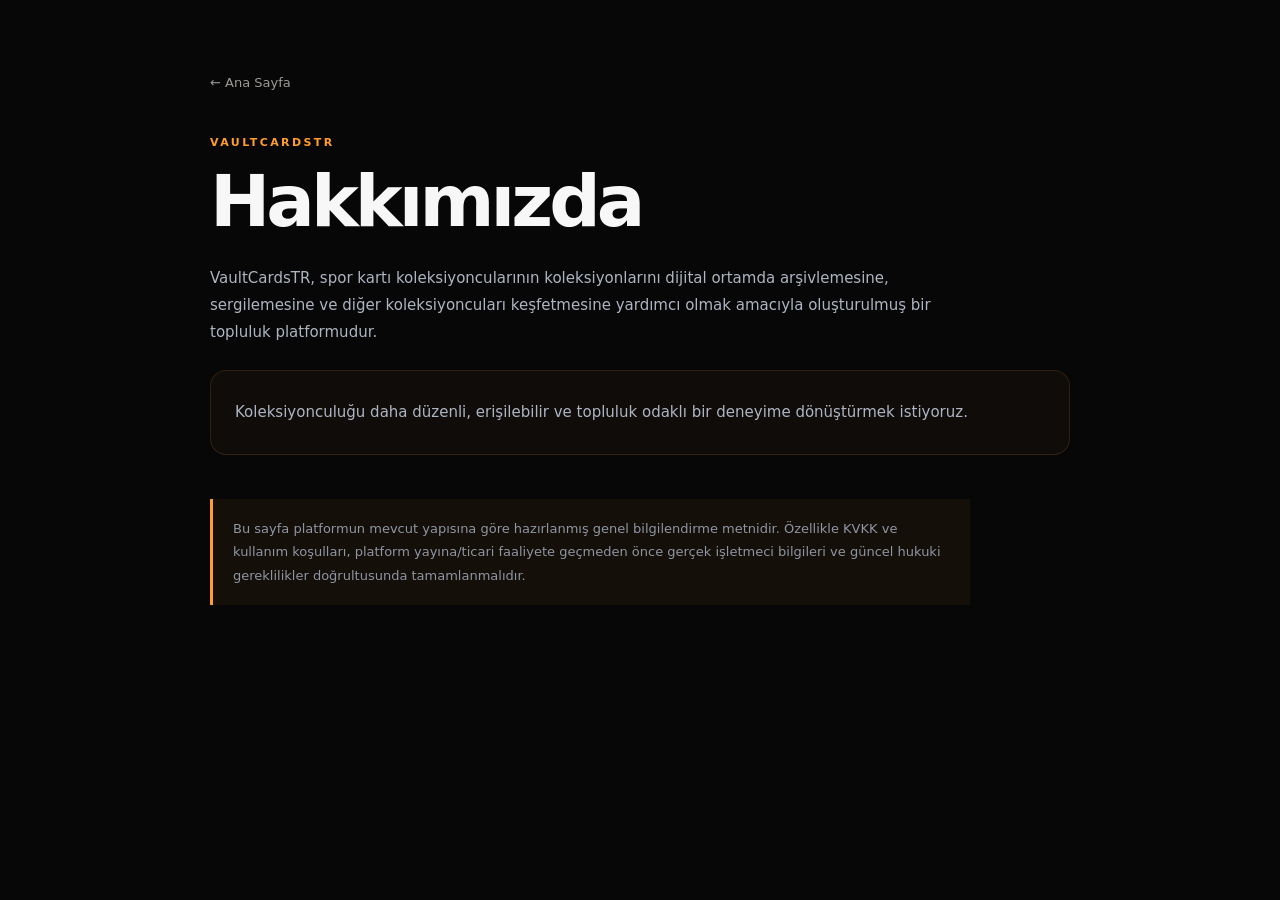
<file: about.html>
<!DOCTYPE html><html lang="tr"><head><meta charset="UTF-8"><meta name="viewport" content="width=device-width,initial-scale=1.0"><title>Hakkımızda | VaultCardsTR</title><link rel="icon" href="logo.png"><link rel="stylesheet" href="style.css"></head><body><main class="legal-page container"><a class="legal-back" href="index.html">← Ana Sayfa</a><div class="eyebrow">VAULTCARDSTR</div><h1>Hakkımızda</h1><p>VaultCardsTR, spor kartı koleksiyoncularının koleksiyonlarını dijital ortamda arşivlemesine, sergilemesine ve diğer koleksiyoncuları keşfetmesine yardımcı olmak amacıyla oluşturulmuş bir topluluk platformudur.</p><div class="legal-card"><p>Koleksiyonculuğu daha düzenli, erişilebilir ve topluluk odaklı bir deneyime dönüştürmek istiyoruz.</p></div><p class="legal-note">Bu sayfa platformun mevcut yapısına göre hazırlanmış genel bilgilendirme metnidir. Özellikle KVKK ve kullanım koşulları, platform yayına/ticari faaliyete geçmeden önce gerçek işletmeci bilgileri ve güncel hukuki gereklilikler doğrultusunda tamamlanmalıdır.</p></main></body></html>
</file>
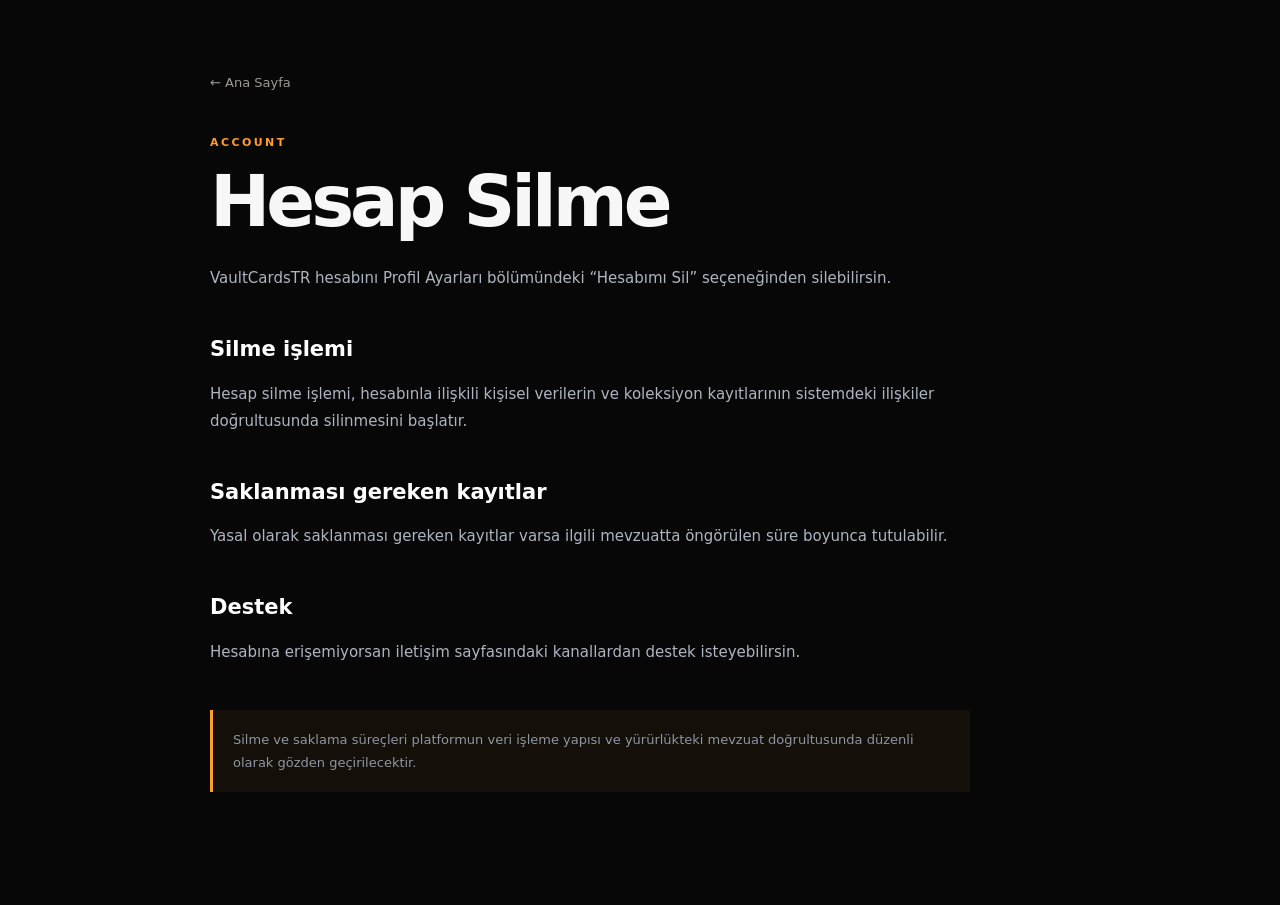
<file: account-deletion.html>
<!DOCTYPE html><html lang="tr"><head><meta charset="UTF-8"><meta name="viewport" content="width=device-width,initial-scale=1.0"><title>Hesap Silme | VaultCardsTR</title><link rel="icon" href="logo.png"><link rel="stylesheet" href="style.css"></head><body><main class="legal-page container"><a class="legal-back" href="index.html">← Ana Sayfa</a><div class="eyebrow">ACCOUNT</div><h1>Hesap Silme</h1><p>VaultCardsTR hesabını Profil Ayarları bölümündeki “Hesabımı Sil” seçeneğinden silebilirsin.</p><h2>Silme işlemi</h2><p>Hesap silme işlemi, hesabınla ilişkili kişisel verilerin ve koleksiyon kayıtlarının sistemdeki ilişkiler doğrultusunda silinmesini başlatır.</p><h2>Saklanması gereken kayıtlar</h2><p>Yasal olarak saklanması gereken kayıtlar varsa ilgili mevzuatta öngörülen süre boyunca tutulabilir.</p><h2>Destek</h2><p>Hesabına erişemiyorsan iletişim sayfasındaki kanallardan destek isteyebilirsin.</p><p class="legal-note">Silme ve saklama süreçleri platformun veri işleme yapısı ve yürürlükteki mevzuat doğrultusunda düzenli olarak gözden geçirilecektir.</p></main></body></html>
</file>
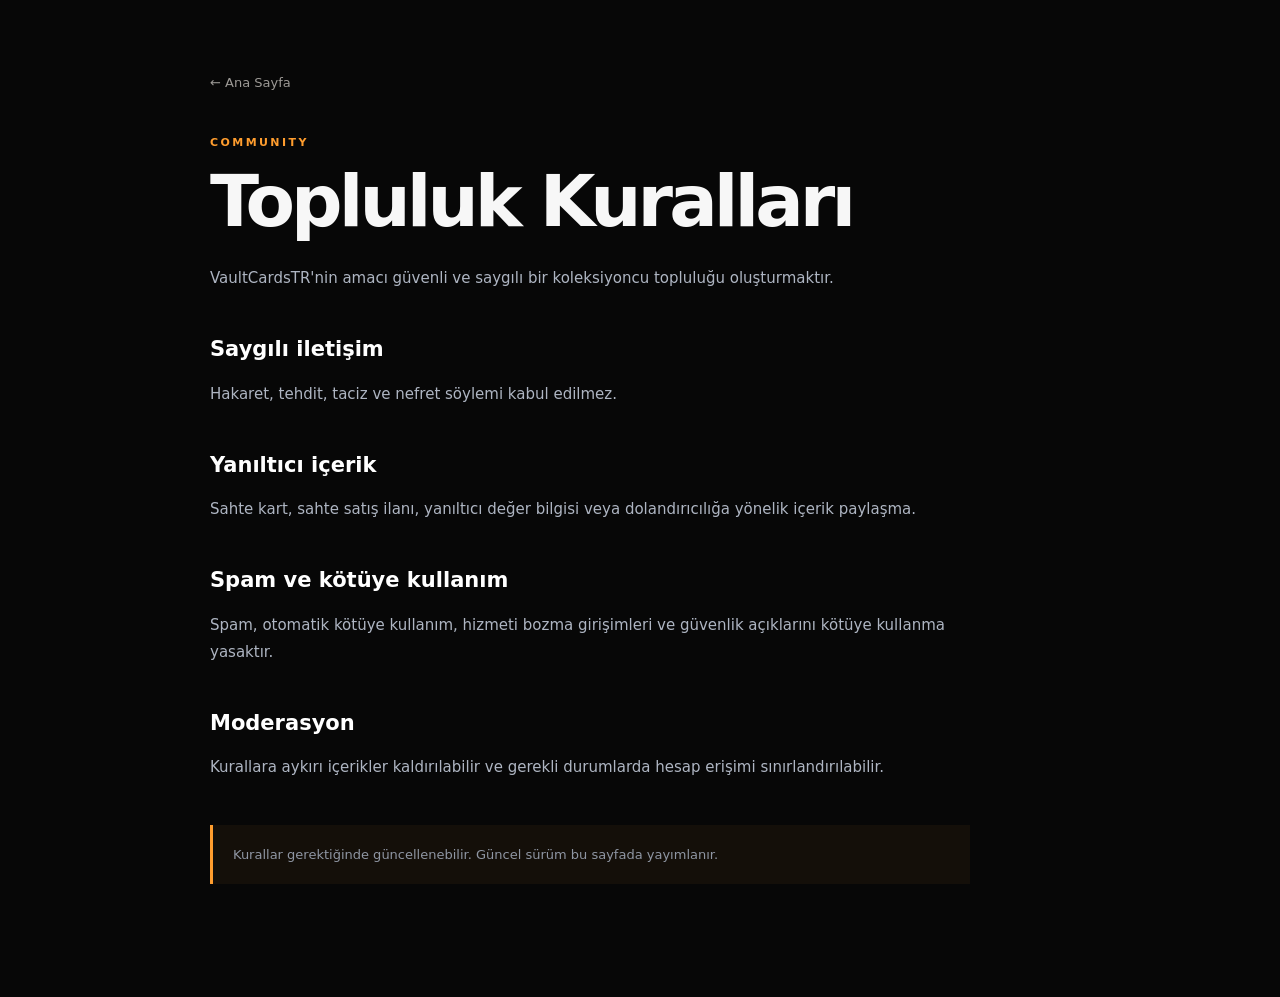
<file: community-rules.html>
<!DOCTYPE html><html lang="tr"><head><meta charset="UTF-8"><meta name="viewport" content="width=device-width,initial-scale=1.0"><title>Topluluk Kuralları | VaultCardsTR</title><link rel="icon" href="logo.png"><link rel="stylesheet" href="style.css"></head><body><main class="legal-page container"><a class="legal-back" href="index.html">← Ana Sayfa</a><div class="eyebrow">COMMUNITY</div><h1>Topluluk Kuralları</h1><p>VaultCardsTR'nin amacı güvenli ve saygılı bir koleksiyoncu topluluğu oluşturmaktır.</p><h2>Saygılı iletişim</h2><p>Hakaret, tehdit, taciz ve nefret söylemi kabul edilmez.</p><h2>Yanıltıcı içerik</h2><p>Sahte kart, sahte satış ilanı, yanıltıcı değer bilgisi veya dolandırıcılığa yönelik içerik paylaşma.</p><h2>Spam ve kötüye kullanım</h2><p>Spam, otomatik kötüye kullanım, hizmeti bozma girişimleri ve güvenlik açıklarını kötüye kullanma yasaktır.</p><h2>Moderasyon</h2><p>Kurallara aykırı içerikler kaldırılabilir ve gerekli durumlarda hesap erişimi sınırlandırılabilir.</p><p class="legal-note">Kurallar gerektiğinde güncellenebilir. Güncel sürüm bu sayfada yayımlanır.</p></main></body></html>
</file>
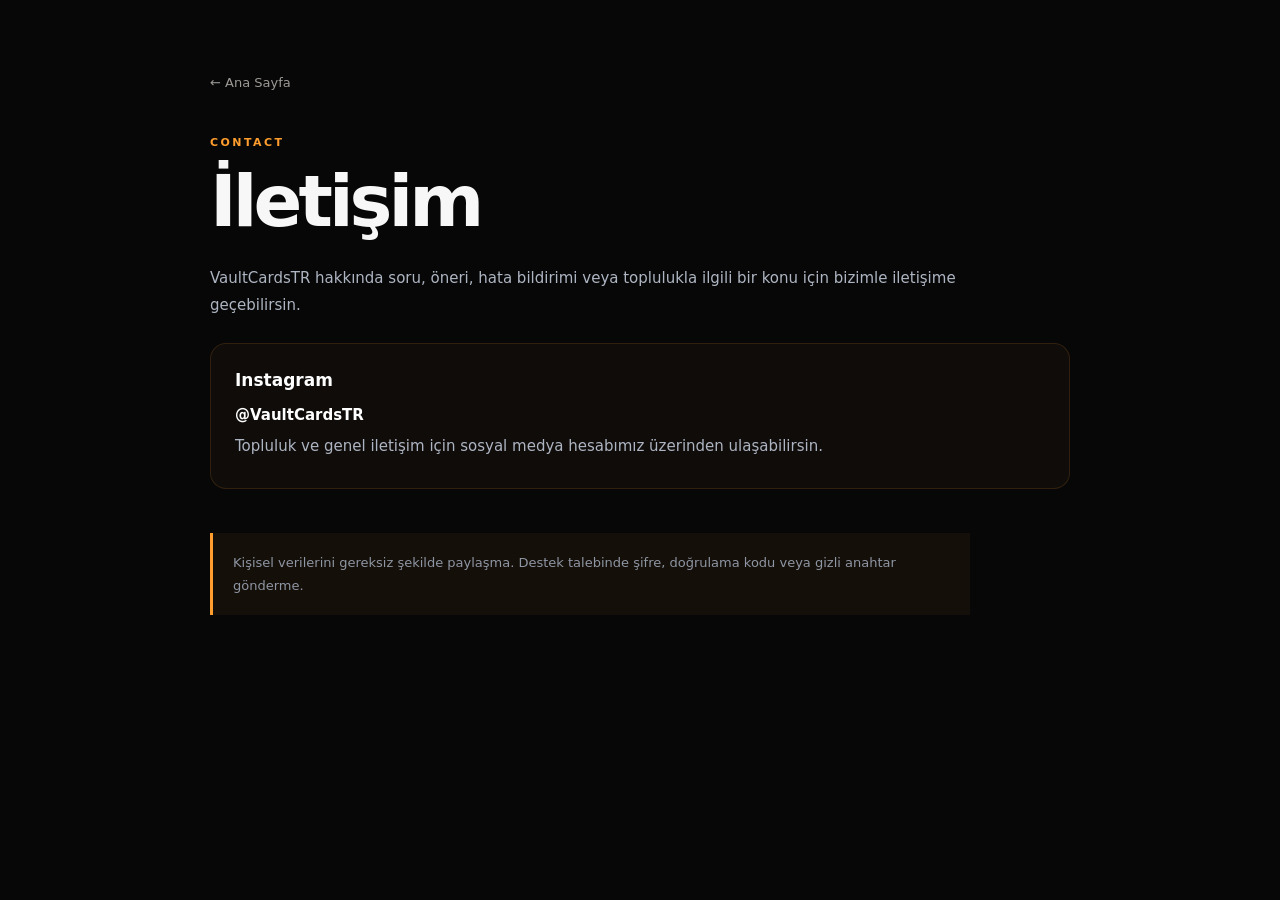
<file: contact.html>
<!DOCTYPE html><html lang="tr"><head><meta charset="UTF-8"><meta name="viewport" content="width=device-width,initial-scale=1.0"><title>İletişim | VaultCardsTR</title><link rel="icon" href="logo.png"><link rel="stylesheet" href="style.css"></head><body><main class="legal-page container"><a class="legal-back" href="index.html">← Ana Sayfa</a><div class="eyebrow">CONTACT</div><h1>İletişim</h1><p>VaultCardsTR hakkında soru, öneri, hata bildirimi veya toplulukla ilgili bir konu için bizimle iletişime geçebilirsin.</p><div class="legal-card"><h2>Instagram</h2><p><strong>@VaultCardsTR</strong></p><p>Topluluk ve genel iletişim için sosyal medya hesabımız üzerinden ulaşabilirsin.</p></div><p class="legal-note">Kişisel verilerini gereksiz şekilde paylaşma. Destek talebinde şifre, doğrulama kodu veya gizli anahtar gönderme.</p></main></body></html>
</file>
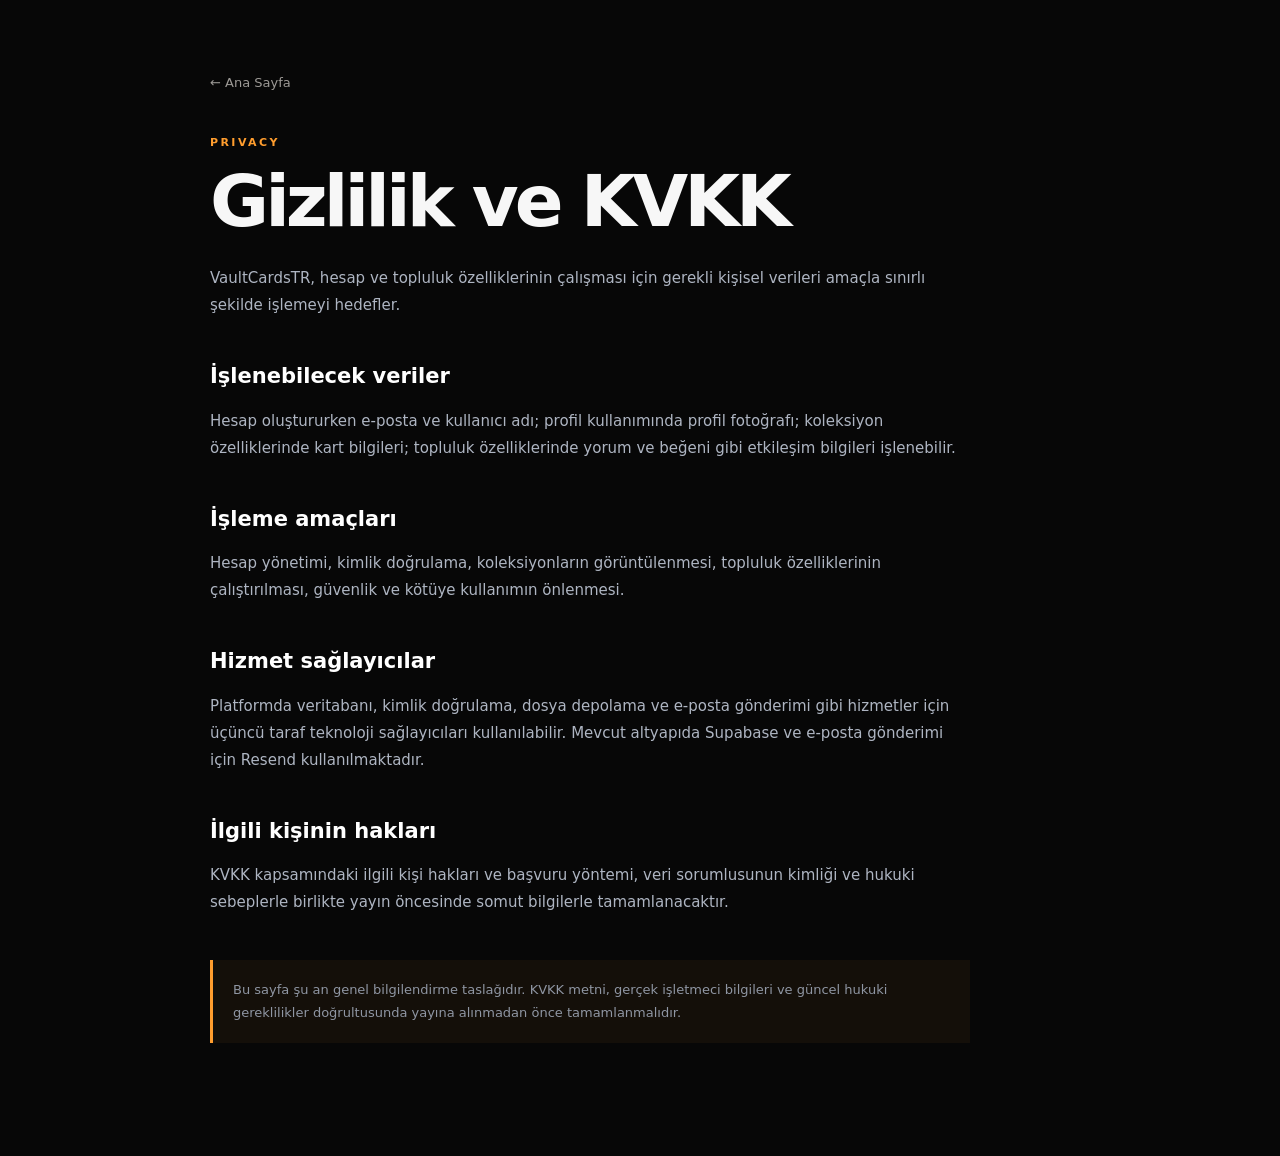
<file: privacy.html>
<!DOCTYPE html><html lang="tr"><head><meta charset="UTF-8"><meta name="viewport" content="width=device-width,initial-scale=1.0"><title>Gizlilik ve KVKK | VaultCardsTR</title><link rel="icon" href="logo.png"><link rel="stylesheet" href="style.css"></head><body><main class="legal-page container"><a class="legal-back" href="index.html">← Ana Sayfa</a><div class="eyebrow">PRIVACY</div><h1>Gizlilik ve KVKK</h1><p>VaultCardsTR, hesap ve topluluk özelliklerinin çalışması için gerekli kişisel verileri amaçla sınırlı şekilde işlemeyi hedefler.</p><h2>İşlenebilecek veriler</h2><p>Hesap oluştururken e-posta ve kullanıcı adı; profil kullanımında profil fotoğrafı; koleksiyon özelliklerinde kart bilgileri; topluluk özelliklerinde yorum ve beğeni gibi etkileşim bilgileri işlenebilir.</p><h2>İşleme amaçları</h2><p>Hesap yönetimi, kimlik doğrulama, koleksiyonların görüntülenmesi, topluluk özelliklerinin çalıştırılması, güvenlik ve kötüye kullanımın önlenmesi.</p><h2>Hizmet sağlayıcılar</h2><p>Platformda veritabanı, kimlik doğrulama, dosya depolama ve e-posta gönderimi gibi hizmetler için üçüncü taraf teknoloji sağlayıcıları kullanılabilir. Mevcut altyapıda Supabase ve e-posta gönderimi için Resend kullanılmaktadır.</p><h2>İlgili kişinin hakları</h2><p>KVKK kapsamındaki ilgili kişi hakları ve başvuru yöntemi, veri sorumlusunun kimliği ve hukuki sebeplerle birlikte yayın öncesinde somut bilgilerle tamamlanacaktır.</p><p class="legal-note">Bu sayfa şu an genel bilgilendirme taslağıdır. KVKK metni, gerçek işletmeci bilgileri ve güncel hukuki gereklilikler doğrultusunda yayına alınmadan önce tamamlanmalıdır.</p></main></body></html>
</file>
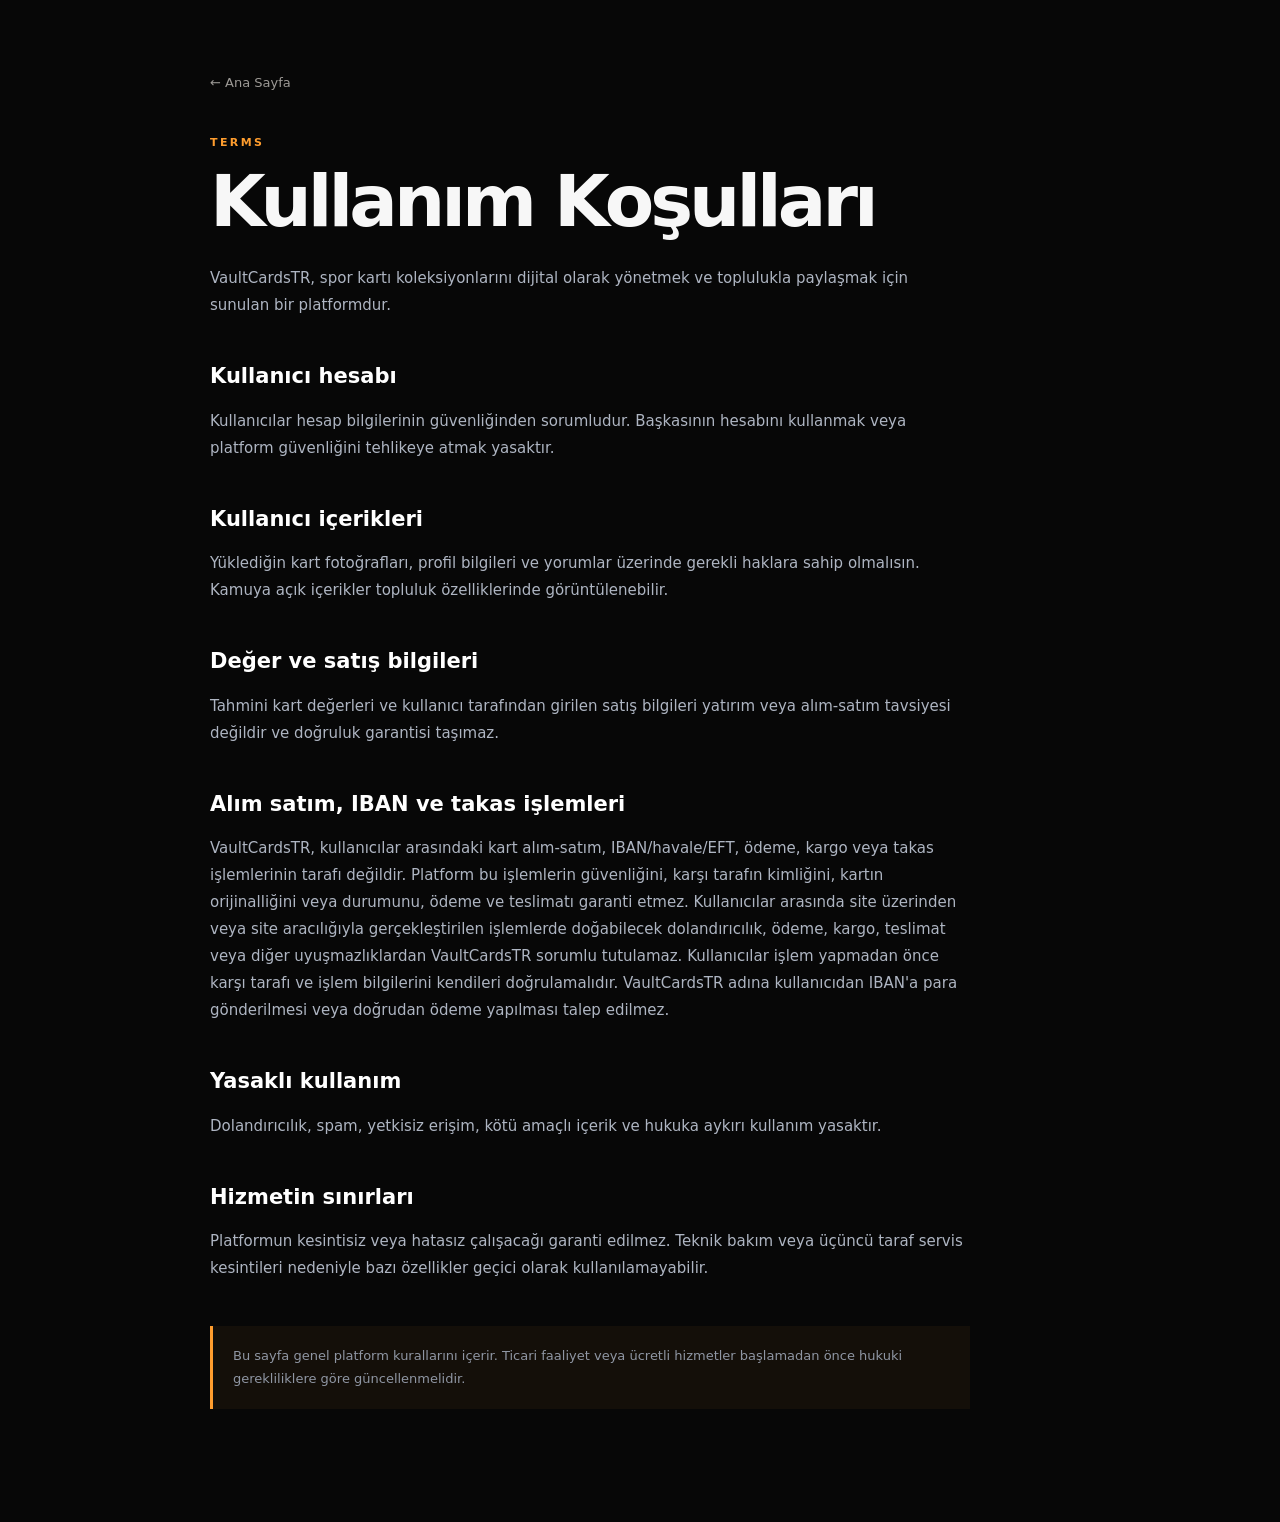
<file: terms.html>
<!DOCTYPE html><html lang="tr"><head><meta charset="UTF-8"><meta name="viewport" content="width=device-width,initial-scale=1.0"><title>Kullanım Koşulları | VaultCardsTR</title><link rel="icon" href="logo.png"><link rel="stylesheet" href="style.css"></head><body><main class="legal-page container"><a class="legal-back" href="index.html">← Ana Sayfa</a><div class="eyebrow">TERMS</div><h1>Kullanım Koşulları</h1><p>VaultCardsTR, spor kartı koleksiyonlarını dijital olarak yönetmek ve toplulukla paylaşmak için sunulan bir platformdur.</p><h2>Kullanıcı hesabı</h2><p>Kullanıcılar hesap bilgilerinin güvenliğinden sorumludur. Başkasının hesabını kullanmak veya platform güvenliğini tehlikeye atmak yasaktır.</p><h2>Kullanıcı içerikleri</h2><p>Yüklediğin kart fotoğrafları, profil bilgileri ve yorumlar üzerinde gerekli haklara sahip olmalısın. Kamuya açık içerikler topluluk özelliklerinde görüntülenebilir.</p><h2>Değer ve satış bilgileri</h2><p>Tahmini kart değerleri ve kullanıcı tarafından girilen satış bilgileri yatırım veya alım-satım tavsiyesi değildir ve doğruluk garantisi taşımaz.</p><h2>Alım satım, IBAN ve takas işlemleri</h2><p>VaultCardsTR, kullanıcılar arasındaki kart alım-satım, IBAN/havale/EFT, ödeme, kargo veya takas işlemlerinin tarafı değildir. Platform bu işlemlerin güvenliğini, karşı tarafın kimliğini, kartın orijinalliğini veya durumunu, ödeme ve teslimatı garanti etmez. Kullanıcılar arasında site üzerinden veya site aracılığıyla gerçekleştirilen işlemlerde doğabilecek dolandırıcılık, ödeme, kargo, teslimat veya diğer uyuşmazlıklardan VaultCardsTR sorumlu tutulamaz. Kullanıcılar işlem yapmadan önce karşı tarafı ve işlem bilgilerini kendileri doğrulamalıdır. VaultCardsTR adına kullanıcıdan IBAN'a para gönderilmesi veya doğrudan ödeme yapılması talep edilmez.</p><h2>Yasaklı kullanım</h2><p>Dolandırıcılık, spam, yetkisiz erişim, kötü amaçlı içerik ve hukuka aykırı kullanım yasaktır.</p><h2>Hizmetin sınırları</h2><p>Platformun kesintisiz veya hatasız çalışacağı garanti edilmez. Teknik bakım veya üçüncü taraf servis kesintileri nedeniyle bazı özellikler geçici olarak kullanılamayabilir.</p><p class="legal-note">Bu sayfa genel platform kurallarını içerir. Ticari faaliyet veya ücretli hizmetler başlamadan önce hukuki gerekliliklere göre güncellenmelidir.</p></main></body></html>
</file>
<file: style.css>
:root {
  --bg: #070707;
  --panel: rgba(20, 16, 13, 0.88);
  --panel-strong: #11100e;
  --line: rgba(255, 170, 60, 0.16);
  --text: #f7f7f7;
  --muted: #9d9a96;
  --accent: #ff9d2e;
  --accent-2: #ff6b1a;
  --shadow: 0 25px 70px rgba(0, 0, 0, 0.5);
}

* { box-sizing: border-box; }
html { scroll-behavior: smooth; }
body {
  margin: 0;
  font-family: Inter, ui-sans-serif, system-ui, -apple-system, BlinkMacSystemFont, "Segoe UI", sans-serif;
  background: var(--bg);
  color: var(--text);
  line-height: 1.5;
  overflow-x: hidden;
}
a { color: inherit; text-decoration: none; }
button, input { font: inherit; }
button { cursor: pointer; }
.container { width: min(1180px, calc(100% - 40px)); margin-inline: auto; }
.hidden { display: none !important; }

.bg-orb {
  position: fixed;
  width: 520px;
  height: 520px;
  border-radius: 50%;
  filter: blur(110px);
  opacity: .11;
  pointer-events: none;
  z-index: -1;
}
.orb-1 { background: #d7ff3f; top: -280px; right: -160px; }
.orb-2 { background: #527cff; bottom: -320px; left: -180px; }

.site-header {
  position: sticky;
  top: 0;
  z-index: 50;
  backdrop-filter: blur(18px);
  background: rgba(7, 9, 13, 0.74);
  border-bottom: 1px solid var(--line);
}
.header-inner { min-height: 76px; display: flex; align-items: center; justify-content: space-between; gap: 30px; position: relative; }
.brand { display: flex; align-items: center; gap: 12px; }
.brand-mark {
  display: grid;
  place-items: center;
  width: 40px;
  height: 40px;
  border-radius: 12px;
  background: var(--accent);
  color: #050607;
  font-weight: 900;
  letter-spacing: -.05em;
}
.brand strong { display: block; font-size: 15px; letter-spacing: -.02em; }
.brand small { display: block; margin-top: 2px; color: var(--muted); font-size: 8px; letter-spacing: .2em; }
.main-nav {
  display: flex;
  align-items: center;
  gap: 8px;
}

.main-nav a {
  position: relative;
  padding: 9px 13px;
  border-radius: 11px;
  color: #aeb5c2;
  font-size: 13px;
  font-weight: 700;
  text-decoration: none;
  transition: color .2s ease, background .2s ease, transform .2s ease;
}

.main-nav a:hover {
  color: #fff;
  background: rgba(255,157,46,.09);
  transform: translateY(-1px);
}

.main-nav a::after {
  content: "";
  position: absolute;
  left: 13px;
  right: 13px;
  bottom: 4px;
  height: 2px;
  border-radius: 999px;
  background: #ff9d2e;
  transform: scaleX(0);
  transform-origin: center;
  transition: transform .2s ease;
}

.main-nav a:hover::after {
  transform: scaleX(1);
}
.nav-toggle { display: none; border: 0; background: transparent; color: white; font-size: 23px; }

.hero {
  min-height: 650px;
  display: grid;
  grid-template-columns: 1fr 1fr;
  align-items: center;
  gap: 55px;
  padding: 80px 55px;
  position: relative;
  overflow: hidden;
}

.hero-copy {
  position: relative;
  z-index: 5;
}

.eyebrow {
  color: var(--accent);
  font-size: 11px;
  font-weight: 800;
  letter-spacing: .22em;
  text-transform: uppercase;
}

.hero h1 {
  margin: 18px 0 22px;
  font-size: clamp(48px, 6vw, 78px);
  line-height: .96;
  letter-spacing: -.065em;
  max-width: 720px;
}

.hero h1 span {
  color: var(--accent);
}

.hero p {
  max-width: 580px;
  color: #b8bec9;
  font-size: 17px;
  line-height: 1.65;
}

.hero-actions {
  display: flex;
  gap: 14px;
  margin-top: 32px;
  flex-wrap: wrap;
}

.hero-actions .btn {
  min-height: 50px;
  padding: 0 22px;
}

.hero-features {
  display: flex;
  gap: 28px;
  margin-top: 42px;
  flex-wrap: wrap;
}

.hero-feature {
  display: flex;
  align-items: center;
  gap: 10px;
}

.hero-feature-icon {
  width: 38px;
  height: 38px;
  display: grid;
  place-items: center;
  border: 1px solid rgba(246,193,73,.55);
  border-radius: 50%;
  color: var(--accent);
  font-size: 17px;
  background: rgba(246,193,73,.05);
}

.hero-feature strong {
  display: block;
  font-size: 13px;
  color: #fff;
}

.hero-feature small {
  display: block;
  margin-top: 3px;
  color: #8e96a5;
  font-size: 10px;
}

.hero-showcase {
  min-height: 500px;
  position: relative;
  perspective: 1000px;
}

.showcase-card {
  position: absolute;
  width: 250px;
  aspect-ratio: .71;
  border-radius: 22px;
  overflow: hidden;
  background: #11141b;
  border: 1px solid rgba(255,255,255,.16);
  box-shadow:
    0 35px 90px rgba(0,0,0,.55),
    0 0 35px rgba(246,193,73,.08);
  transition:
    transform .5s cubic-bezier(.2,.7,.2,1),
    box-shadow .5s ease;
}

.showcase-card img {
  width: 100%;
  height: 100%;
  object-fit: cover;
  display: block;
}

.showcase-card:nth-child(1) {
  left: 10%;
  top: 12%;
  transform: rotate(-11deg);
  z-index: 1;
}

.showcase-card:nth-child(2) {
  left: 30%;
  top: 2%;
  transform: rotate(2deg);
  z-index: 3;
}

.showcase-card:nth-child(3) {
  left: 51%;
  top: 14%;
  transform: rotate(11deg);
  z-index: 2;
}

.hero-showcase:hover .showcase-card:nth-child(1) {
  transform: translate(-18px,-8px) rotate(-15deg);
  box-shadow:
    0 40px 95px rgba(0,0,0,.6),
    0 0 35px rgba(246,193,73,.12);
}

.hero-showcase:hover .showcase-card:nth-child(2) {
  transform: translateY(-18px) rotate(0deg);
  box-shadow:
    0 45px 100px rgba(0,0,0,.65),
    0 0 45px rgba(246,193,73,.16);
}

.hero-showcase:hover .showcase-card:nth-child(3) {
  transform: translate(18px,-5px) rotate(15deg);
  box-shadow:
    0 40px 95px rgba(0,0,0,.6),
    0 0 35px rgba(246,193,73,.12);
}

.stats { display: grid; grid-template-columns: repeat(4, 1fr); gap: 12px; padding-bottom: 36px; }
.stat-card { padding: 22px; border: 1px solid var(--line); border-radius: 18px; background: rgba(255,255,255,.025); }
.stat-value { display: block; font-size: 28px; font-weight: 900; letter-spacing: -.05em; }
.stat-label { color: var(--muted); font-size: 11px; text-transform: uppercase; letter-spacing: .12em; }

.section { padding: 65px 0; }
.section-heading { display:flex; align-items:end; justify-content:space-between; gap:20px; margin-bottom: 25px; }
.section-heading h2 { margin: 7px 0 0; font-size: clamp(34px, 4vw, 47px); letter-spacing: -.055em; }
.section-count { color: var(--muted); font-size: 12px; }
.section-note { color: var(--muted); font-size: 12px; max-width: 300px; text-align: right; }

.toolbar { display:flex; gap: 12px; align-items: center; justify-content: space-between; flex-wrap: wrap; margin-bottom: 25px; }
.search-box { flex: 1 1 340px; max-width: 500px; display:flex; align-items:center; gap:10px; padding: 0 14px; min-height: 46px; background: rgba(255,255,255,.03); border: 1px solid var(--line); border-radius: 13px; }
.search-box span { color: var(--muted); font-size: 20px; }
.search-box input { width:100%; border:0; outline:0; background:transparent; color:white; font-size:13px; }
.search-box input::placeholder { color:#6f7580; }
.filters { display:flex; gap: 8px; flex-wrap:wrap; }
.filter { border: 1px solid var(--line); background: rgba(255,255,255,.025); color:#aeb5c0; padding: 9px 13px; border-radius: 999px; font-size:11px; }
.filter:hover { border-color: rgba(255,255,255,.18); color:white; }
.filter.active { background: var(--accent); border-color:var(--accent); color:#0a0c0e; font-weight:800; }

.card-grid { display:grid; grid-template-columns: repeat(4, minmax(0,1fr)); gap: 15px; }
.card-item { border-radius: 19px; overflow:hidden; background: var(--panel); border:1px solid var(--line); cursor:pointer; transition: transform .25s ease, border-color .25s ease, box-shadow .25s ease; }
.card-item:hover { transform:translateY(-5px); border-color: rgba(215,255,63,.28); box-shadow: var(--shadow); }
.card-image { position:relative; aspect-ratio:.71; overflow:hidden; background:#11151c; }
.sale-badge {
  position: absolute;
  top: 10px;
  left: 10px;
  z-index: 3;
  padding: 6px 10px;
  border-radius: 999px;
  background: #ff9d2e;
  color: #111;
  font-size: 11px;
  font-weight: 800;
  letter-spacing: .04em;
  box-shadow: 0 4px 14px rgba(0,0,0,.35);
}
.card-image img { width:100%; height:100%; display:block; object-fit:cover; transition: transform .35s ease; }
.card-item:hover .card-image img { transform:scale(1.045); }
.card-body { padding: 14px; }
.tag-row { display:flex; gap:6px; flex-wrap:wrap; }
.tag { display:inline-flex; align-items:center; min-height:22px; padding:0 7px; border-radius:999px; background:rgba(255,255,255,.07); color:#b7bfca; font-size:9px; text-transform:uppercase; letter-spacing:.07em; }
.tag.accent { background:rgba(215,255,63,.14); color:var(--accent); }
.card-body h3 { margin: 10px 0 2px; font-size:15px; letter-spacing:-.02em; }
.card-body p { margin:0; color:var(--muted); font-size:11px; white-space:nowrap; overflow:hidden; text-overflow:ellipsis; }

.empty-state { text-align:center; padding: 80px 20px; border:1px dashed var(--line); border-radius: 20px; }
.empty-icon { font-size: 42px; color:var(--muted); }
.empty-state h3 { margin: 7px 0; }
.empty-state p { color:var(--muted); font-size:13px; }

.featured-section { background: rgba(255,255,255,.015); border-block:1px solid var(--line); }
.featured-grid { display:grid; grid-template-columns: repeat(4, 1fr); gap:15px; }
.featured-grid .card-item { background: rgba(9,11,15,.7); }

.about-strip { padding: 88px 0; }
.about-inner { display:grid; grid-template-columns: 1fr 1fr; gap:60px; align-items:end; }
.about-inner h2 { margin: 10px 0 0; max-width: 650px; font-size: clamp(38px, 5vw, 64px); line-height: 1; letter-spacing: -.06em; }
.about-inner p { color:var(--muted); max-width:470px; margin-left:auto; }

.site-footer { border-top:1px solid var(--line); color:#727986; font-size:10px; }
.footer-inner { min-height:76px; display:flex; align-items:center; justify-content:space-between; gap:20px; }

.modal { position:fixed; inset:0; z-index:100; display:grid; place-items:center; padding:22px; }
.modal-backdrop { position:absolute; inset:0; background:rgba(0,0,0,.76); backdrop-filter:blur(12px); }
.modal-card { position:relative; width:min(920px,100%); max-height:90vh; overflow:auto; display:grid; grid-template-columns: minmax(300px,.9fr) 1.1fr; gap: 26px; padding: 20px; border:1px solid var(--line); border-radius:25px; background:#0d1016; box-shadow:0 35px 120px rgba(0,0,0,.55); }
.modal-close { position:absolute; top:13px; right:13px; width:36px; height:36px; border-radius:50%; border:1px solid var(--line); background:rgba(0,0,0,.5); color:white; font-size:22px; z-index:2; }
.modal-image-wrap { border-radius:18px; overflow:hidden; background:#12151b; min-height:460px; }
.modal-image-next {
  position: absolute;
  right: 12px;
  top: 50%;
  transform: translateY(-50%);
  width: 42px;
  height: 42px;
  border: 0;
  border-radius: 50%;
  background: rgba(0,0,0,.65);
  color: #fff;
  font-size: 24px;
  font-weight: 700;
  cursor: pointer;
  z-index: 5;
  display: grid;
  place-items: center;
}

.modal-image-next:hover {
  background: rgba(0,0,0,.85);
}
.modal-image-wrap img { width:100%; height:100%; min-height:460px; object-fit:cover; display:block; }
.modal-info { padding: 34px 12px 20px 0; align-self:center; }
.modal-info h2 { margin: 9px 0 5px; font-size: clamp(32px,4vw,50px); letter-spacing:-.055em; line-height:1; }
.modal-subtitle { color:var(--muted); margin:0 0 24px; }
.details-grid { display:grid; grid-template-columns:repeat(2,1fr); gap:10px; }
.detail { padding:13px; border:1px solid var(--line); border-radius:14px; background:rgba(255,255,255,.02); }
.detail span { display:block; color:#6f7682; text-transform:uppercase; letter-spacing:.1em; font-size:8px; }
.detail strong { display:block; margin-top:4px; font-size:12px; }
.modal-note { color:#aeb5c0; font-size:12px; line-height:1.7; margin-top:18px; }

@media (max-width: 1050px) {
  .card-grid { grid-template-columns:repeat(3,1fr); }
  .hero { grid-template-columns:1fr .85fr; }
  .showcase-card { width:195px; }
}
@media (max-width: 820px) {
  .footer-main {
    grid-template-columns: repeat(2, minmax(0, 1fr));
    gap: 34px 24px;
  }

  .footer-brand {
    grid-column: 1 / -1;
  }
}

@media (max-width: 560px) {
  .footer-main {
    grid-template-columns: 1fr 1fr;
    gap: 28px 18px;
    padding: 42px 0 34px;
  }

  .footer-brand {
    grid-column: 1 / -1;
  }

  .footer-brand p {
    max-width: none;
    font-size: 11px;
  }

  .footer-column h3 {
    font-size: 12px;
  }

  .footer-column a {
    font-size: 11px;
  }

  .footer-bottom {
    min-height: 58px;
    flex-direction: column;
    align-items: flex-start;
    justify-content: center;
    gap: 3px;
  }
}

@media (max-width: 820px) {
  .main-nav {
    display: none;
    position: absolute;
    top: 76px;
    left: 0;
    right: 0;
    padding: 16px 20px 22px;
    background: #0a0d12;
    border-bottom: 1px solid var(--line);
  }

  .main-nav.open {
    display: flex;
    flex-direction: column;
    align-items: stretch;
    gap: 4px;
  }

  .nav-toggle {
    display: block;
  }

  .hero {
    min-height: auto;
    grid-template-columns: 1fr;
    padding: 70px 30px 45px;
    gap: 25px;
  }

  .hero-copy {
    text-align: center;
  }

  .hero h1 {
    margin-left: auto;
    margin-right: auto;
  }

  .hero p {
    margin-left: auto;
    margin-right: auto;
  }

  .hero-actions {
    justify-content: center;
  }

  .hero-features {
    justify-content: center;
  }

  .hero-showcase {
    min-height: 390px;
    margin-top: 0;
  }

  .showcase-card {
    width: 210px;
  }

  .showcase-card:nth-child(1) {
    left: 12%;
    top: 12%;
  }

  .showcase-card:nth-child(2) {
    left: 30%;
    top: 2%;
  }

  .showcase-card:nth-child(3) {
    left: 48%;
    top: 12%;
  }

  .stats {
    grid-template-columns: repeat(2, 1fr);
  }

  .card-grid {
    grid-template-columns: repeat(2, 1fr);
  }

  .about-inner {
    grid-template-columns: 1fr;
    gap: 25px;
  }

  .about-inner p {
    margin-left: 0;
  }
}
@media (max-width: 560px) {
  .container {
    width: min(100% - 24px, 1180px);
  }

  .hero {
    padding: 55px 18px 30px;
  }

  .hero h1 {
    font-size: 46px;
  }

  .hero p {
    font-size: 15px;
  }

  .hero-actions {
    flex-direction: column;
  }

  .hero-actions .btn {
    width: 100%;
  }

  .hero-features {
    gap: 18px;
  }

  .hero-feature-icon {
    width: 34px;
    height: 34px;
  }

  .hero-showcase {
    min-height: 330px;
  }

  .showcase-card {
    width: 155px;
    border-radius: 17px;
  }

  .showcase-card:nth-child(1) {
    left: 4%;
  }

  .showcase-card:nth-child(2) {
    left: 28%;
  }

  .showcase-card:nth-child(3) {
    left: 52%;
  }

  .stats {
    gap: 8px;
  }

  .stat-card {
    padding: 16px;
  }

  .stat-value {
    font-size: 24px;
  }

  .card-grid {
    grid-template-columns: 1fr 1fr;
    gap: 9px;
  }

  .card-body {
    padding: 11px;
  }

  .card-body h3 {
    font-size: 13px;
  }

  .modal-card {
    grid-template-columns: 1fr;
    max-height: 92vh;
  }

  .modal-image-wrap,
  .modal-image-wrap img {
    min-height: 0;
    max-height: 56vh;
  }

  .modal-info {
    padding: 0 10px;
  }

  .section {
    padding: 50px 0;
  }
}

/* Admin / live database additions */
.hidden { display: none !important; }
.nav-login {
  border: 1px solid rgba(255,157,46,.45);
  background: linear-gradient(
    135deg,
    rgba(255,157,46,.16),
    rgba(255,255,255,.04)
  );
  color: #fff;
  padding: 11px 19px;
  border-radius: 14px;
  font-size: 13px;
  font-weight: 800;
  letter-spacing: .02em;
  cursor: pointer;
  box-shadow:
    0 8px 25px rgba(0,0,0,.22),
    inset 0 1px 0 rgba(255,255,255,.08);
  backdrop-filter: blur(12px);
  transition:
    transform .2s ease,
    border-color .2s ease,
    background .2s ease,
    box-shadow .2s ease;
}

.nav-login:hover {
  transform: translateY(-2px);
  border-color: rgba(255,157,46,.8);
  background: linear-gradient(
    135deg,
    rgba(255,157,46,.25),
    rgba(255,255,255,.07)
  );
  box-shadow:
    0 12px 30px rgba(255,157,46,.14),
    inset 0 1px 0 rgba(255,255,255,.12);
}
.admin-section { padding-top: 40px; }
.admin-top-actions { display:flex; gap:10px; flex-wrap:wrap; align-items:center; }
.admin-form { margin: 24px 0; padding: 24px; border: 1px solid rgba(255,255,255,.1); border-radius: 22px; background: rgba(255,255,255,.035); }
.admin-form-head { display:flex; justify-content:space-between; align-items:center; margin-bottom:20px; }
.admin-form-head h3 { margin:0; font-size:1.3rem; }
.form-grid { display:grid; grid-template-columns: repeat(2,minmax(0,1fr)); gap:16px; }
.form-grid label { display:flex; flex-direction:column; gap:7px; color:#aeb5c2; font-size:.85rem; font-weight:700; }
.form-grid input,.form-grid select,.form-grid textarea,.login-card input { width:100%; box-sizing:border-box; border:1px solid rgba(255,255,255,.12); background:#10141c; color:#fff; border-radius:12px; padding:12px 13px; outline:none; font:inherit; }
.form-grid input:focus,.form-grid select:focus,.form-grid textarea:focus,.login-card input:focus { border-color:#d7ff3f; box-shadow:0 0 0 3px rgba(215,255,63,.08); }
.form-grid .wide { grid-column:1/-1; }
.form-grid .check { flex-direction:row; align-items:center; gap:9px; }
.form-grid .check input { width:auto; }
.form-actions { display:flex; gap:10px; }
.admin-list { display:grid; gap:10px; }
.admin-row { display:grid; grid-template-columns:54px 1fr auto; align-items:center; gap:14px; padding:10px; border:1px solid rgba(255,255,255,.08); background:rgba(255,255,255,.025); border-radius:15px; }
.admin-row img { width:54px; height:72px; object-fit:cover; border-radius:8px; background:#111; }
.admin-row strong { display:block; color:#fff; }
.admin-row small { display:block; color:#8f98a8; margin-top:4px; }
.admin-actions { display:flex; gap:7px; }
.small-btn { border:1px solid rgba(255,255,255,.12); background:rgba(255,255,255,.05); color:#fff; border-radius:9px; padding:8px 10px; cursor:pointer; }
.small-btn.danger { color:#ff9a9a; }
.login-card { position:relative; width:min(460px, calc(100vw - 32px)); padding:30px; border:1px solid rgba(255,255,255,.12); background:#151a23; border-radius:24px; box-shadow:0 30px 100px rgba(0,0,0,.45); z-index:2; }
.login-card h2 { margin:8px 0 10px; }
.login-card p { color:#aeb5c2; line-height:1.6; }
.login-card form { display:grid; gap:15px; margin-top:20px; }
.login-card label { display:grid; gap:7px; color:#aeb5c2; font-weight:700; font-size:.9rem; }
.setup-card ol { color:#c5cbd5; line-height:1.8; padding-left:22px; }
.toast { position:fixed; right:20px; bottom:20px; z-index:100; padding:13px 17px; border-radius:13px; background:#d7ff3f; color:#10140c; font-weight:800; box-shadow:0 12px 40px rgba(0,0,0,.35); }
.toast.error { background:#ff7272; color:#210808; }
code { color:#d7ff3f; }
@media (max-width: 700px) {
  .form-grid { grid-template-columns:1fr; }
  .form-grid .wide { grid-column:auto; }
  .admin-row { grid-template-columns:48px 1fr; }
  .admin-actions { grid-column:2; }
  .admin-top-actions { width:100%; }
  .admin-top-actions .btn { flex:1; }
}
.brand-mark img {
  width: 100%;
  height: 100%;
  object-fit: cover;
  border-radius: inherit;
  display: block;
}

/* VaultBot Floating Assistant */

.vaultbot-floating {
  position: fixed;
  right: 24px;
  bottom: 24px;
  width: 58px;
  height: 58px;
  border: 1px solid rgba(255, 157, 46, 0.45);
  border-radius: 50%;
  background: linear-gradient(135deg, #ff9d2e, #ff6b1a);
  color: #111;
  font-size: 27px;
  cursor: pointer;
  z-index: 9999;
  box-shadow: 0 10px 30px rgba(0, 0, 0, 0.45);
  transition: transform .2s ease, box-shadow .2s ease;
}

.vaultbot-floating:hover {
  transform: translateY(-3px) scale(1.05);
  box-shadow: 0 14px 35px rgba(0, 0, 0, 0.55);
}

.vaultbot-panel {
  position: fixed;
  right: 24px;
  bottom: 94px;
  width: 360px;
  max-width: calc(100vw - 32px);
  z-index: 9998;
  display: none;
}

.vaultbot-panel.open {
  display: block;
}

.vaultbot-box {
  background: #11100e;
  border: 1px solid rgba(255, 157, 46, 0.25);
  border-radius: 20px;
  overflow: hidden;
  box-shadow: 0 25px 70px rgba(0, 0, 0, 0.65);
}

.vaultbot-header {
  display: flex;
  align-items: center;
  justify-content: space-between;
  padding: 18px;
  border-bottom: 1px solid rgba(255, 255, 255, 0.08);
}

.vaultbot-label {
  display: block;
  color: #ff9d2e;
  font-size: 10px;
  font-weight: 800;
  letter-spacing: .12em;
  margin-bottom: 5px;
}

.vaultbot-header h2 {
  margin: 0;
  font-size: 20px;
}

.vaultbot-close {
  width: 32px;
  height: 32px;
  border: 0;
  border-radius: 50%;
  background: rgba(255,255,255,.08);
  color: #fff;
  font-size: 20px;
  cursor: pointer;
}

.vaultbot-messages {
  height: 280px;
  overflow-y: auto;
  padding: 16px;
  display: flex;
  flex-direction: column;
  gap: 10px;
}

.vaultbot-message {
  max-width: 85%;
  padding: 10px 13px;
  border-radius: 14px;
  font-size: 14px;
  line-height: 1.45;
}

.vaultbot-message.bot {
  align-self: flex-start;
  background: #1d1b18;
  color: #f5f5f5;
}

.vaultbot-message.user {
  align-self: flex-end;
  background: #ff9d2e;
  color: #111;
}

.vaultbot-input-row {
  display: flex;
  gap: 8px;
  padding: 12px;
  border-top: 1px solid rgba(255,255,255,.08);
}

.vaultbot-input-row input {
  min-width: 0;
  flex: 1;
  padding: 11px 12px;
  border-radius: 10px;
  border: 1px solid rgba(255,255,255,.12);
  background: #0a0a0a;
  color: #fff;
  outline: none;
}

.vaultbot-input-row input:focus {
  border-color: #ff9d2e;
}

.vaultbot-input-row .btn {
  flex-shrink: 0;
}

@media (max-width: 560px) {
  .vaultbot-floating {
    right: 16px;
    bottom: 16px;
  }

  .vaultbot-panel {
    right: 16px;
    bottom: 88px;
    width: calc(100vw - 32px);
  }
}

.vaultbot-floating {
  padding: 0;
  overflow: hidden;
}

.vaultbot-floating img {
  display: block;
  width: 100%;
  height: 100%;
  object-fit: cover;
  border-radius: 50%;
}
/* Community User Cards */

.user-card {
  position: relative;
  display: flex;
  flex-direction: column;
  align-items: center;
  text-align: center;
  padding: 28px 22px 22px;
  min-height: 280px;
  border: 1px solid rgba(255,255,255,.08);
  border-radius: 22px;
  background:
    linear-gradient(145deg, rgba(255,255,255,.06), rgba(255,255,255,.02));
  box-shadow: 0 18px 45px rgba(0,0,0,.28);
  overflow: hidden;
  transition:
    transform .3s ease,
    border-color .3s ease,
    box-shadow .3s ease;
}

.user-card::before {
  content: "";
  position: absolute;
  inset: 0;
  background: radial-gradient(
    circle at 50% 0%,
    rgba(255,157,46,.16),
    transparent 55%
  );
  pointer-events: none;
}

.user-card:hover {
  transform: translateY(-8px);
  border-color: rgba(255,157,46,.35);
  box-shadow: 0 25px 55px rgba(0,0,0,.4);
}

.user-avatar {
  position: relative;
  width: 82px;
  height: 82px;
  margin-bottom: 16px;
  border-radius: 50%;
  display: flex;
  align-items: center;
  justify-content: center;
  background: #171a22;
  border: 2px solid rgba(255,157,46,.45);
  box-shadow: 0 8px 25px rgba(0,0,0,.35);
  overflow: hidden;
  z-index: 1;
}

.user-avatar img {
  width: 100%;
  height: 100%;
  object-fit: cover;
}

.user-avatar span {
  font-size: 34px;
  opacity: .7;
}

.user-card-body {
  position: relative;
  z-index: 1;
  width: 100%;
}

.user-card-body h3 {
  margin: 0 0 7px;
  font-size: 20px;
  font-weight: 800;
}

.user-card-body p {
  margin: 0 0 20px;
  opacity: .55;
  font-size: 13px;
}

.user-card .btn {
  width: 100%;
  justify-content: center;
}

.user-card .view-user-collection {
  margin-top: auto;
}

@media (max-width: 600px) {
  .user-card {
    min-height: 250px;
    padding: 24px 18px 18px;
  }

  .user-avatar {
    width: 72px;
    height: 72px;
  }
}
.user-stats {
  display: grid;
  grid-template-columns: repeat(3, 1fr);
  gap: 8px;
  margin: 0 0 20px;
}

.user-stat {
  padding: 10px 6px;
  border-radius: 12px;
  background: rgba(255,255,255,.04);
  border: 1px solid rgba(255,255,255,.06);
}

.user-stat strong {
  display: block;
  font-size: 18px;
  font-weight: 800;
  color: #fff;
}

.user-stat span {
  display: block;
  margin-top: 3px;
  font-size: 10px;
  text-transform: uppercase;
  letter-spacing: .04em;
  opacity: .55;
}
.view-user-collection {
  width: 100%;
  padding: 12px 18px;
  border: 1px solid #ff9d2e;
  border-radius: 14px;
  background: #ff9d2e;
  color: #111;
  font-weight: 800;
  font-size: 14px;
  cursor: pointer;
  transition: all .25s ease;
}

.view-user-collection:hover {
  background: transparent;
  color: #ff9d2e;
  border-color: #ff9d2e;
  transform: translateY(-2px);
  box-shadow: 0 8px 24px rgba(255,157,46,.18);
}
.account-menu {
  position: absolute;
  top: calc(100% + 10px);
  right: 0;
  width: min(280px, calc(100vw - 24px));
  min-width: 0;
  max-width: calc(100vw - 24px);
  padding: 12px;
  box-sizing: border-box;
  border: 1px solid rgba(255,157,46,.22);
  border-radius: 16px;
  background: rgba(12, 14, 19, .98);
  box-shadow: 0 18px 45px rgba(0,0,0,.45);
  z-index: 100;
}

.account-menu-email {
  padding: 8px 10px 12px;
  margin-bottom: 6px;
  font-size: 13px;
  opacity: .75;
  border-bottom: 1px solid rgba(255,255,255,.08);
}

.account-menu button {
  width: 100%;
  display: block;
  padding: 11px 14px;
  margin: 5px 0;
  border: 1px solid rgba(255,157,46,.35);
  border-radius: 12px;
  background: rgba(255,255,255,.04);
  color: #fff;
  font-size: 14px;
  font-weight: 700;
  text-align: left;
  cursor: pointer;
  transition: all .22s ease;
}

.account-menu button:hover {
  background: transparent;
  border-color: #ff9d2e;
  color: #ff9d2e;
  transform: translateX(3px);
}

#accountLogoutBtn {
  border-color: rgba(255,255,255,.12);
  color: rgba(255,255,255,.75);
}

#accountLogoutBtn:hover {
  border-color: #ff9d2e;
  color: #ff9d2e;
}
.profile-photo-section {
  margin: 22px 0;
}

.profile-photo-section > label {
  display: block;
  margin-bottom: 10px;
  font-weight: 700;
}

.profile-photo-preview {
  width: 100px;
  height: 100px;
  margin-bottom: 12px;
  border-radius: 50%;
  overflow: hidden;
  border: 2px solid #ff9d2e;
  background: rgba(255,157,46,.08);
  display: flex;
  align-items: center;
  justify-content: center;
  font-size: 38px;
}

.profile-photo-preview img {
  width: 100%;
  height: 100%;
  object-fit: cover;
  display: none;
}

.profile-photo-section input[type="file"] {
  width: 100%;
  padding: 10px;
  border: 1px solid rgba(255,157,46,.25);
  border-radius: 12px;
  background: rgba(255,255,255,.04);
  color: #fff;
  cursor: pointer;
}

.profile-photo-section small {
  display: block;
  margin-top: 7px;
  opacity: .55;
  font-size: 11px;
}
.user-profile-header {
  width: 100%;
  margin-bottom: 35px;
  padding: 35px;
  border-radius: 24px;
  border: 1px solid rgba(255,157,46,.18);
  background:
    radial-gradient(circle at 15% 50%, rgba(255,157,46,.12), transparent 35%),
    rgba(255,255,255,.025);
  display: flex;
  align-items: center;
  gap: 28px;
  box-shadow: 0 20px 60px rgba(0,0,0,.25);
}
.user-profile-info {
  flex: 1;
}

.user-profile-info h2 {
  margin: 8px 0 8px;
  font-size: clamp(30px, 4vw, 48px);
  font-weight: 900;
  letter-spacing: -0.04em;
}

.user-profile-info p {
  margin: 0 0 22px;
  color: rgba(255,255,255,.58);
  font-size: 15px;
}

.user-profile-stats {
  display: flex;
  gap: 10px;
  flex-wrap: wrap;
}

.user-profile-stats > div {
  min-width: 100px;
  padding: 12px 16px;
  border-radius: 14px;
  background: rgba(255,255,255,.035);
  border: 1px solid rgba(255,157,46,.14);
}

.user-profile-stats strong {
  display: block;
  font-size: 22px;
  font-weight: 900;
  color: #fff;
}

.user-profile-stats span {
  display: block;
  margin-top: 3px;
  font-size: 10px;
  text-transform: uppercase;
  letter-spacing: .08em;
  opacity: .5;
}

.user-profile-card-grid {
  margin-top: 30px;
}

.user-profile-avatar {
  width: 150px;
  height: 150px;
  flex: 0 0 150px;
  border-radius: 50%;
  overflow: hidden;
  border: 2px solid #ff9d2e;
  background: #171a22;
  box-shadow: 0 15px 45px rgba(0,0,0,.4);
}

.user-profile-avatar img {
  width: 100%;
  height: 100%;
  object-fit: cover;
  display: block;
}

.user-profile-avatar span {
  width: 100%;
  height: 100%;
  display: grid;
  place-items: center;
  font-size: 55px;
}

@media (max-width: 700px) {
  .user-profile-header {
    flex-direction: column;
    align-items: flex-start;
    padding: 25px;
  }

  .user-profile-avatar {
    width: 110px;
    height: 110px;
    flex-basis: 110px;
  }

  .user-profile-stats {
    width: 100%;
  }

  .user-profile-stats > div {
    flex: 1;
    min-width: 0;
  }
}

.user-profile-avatar {
  width: 130px;
  height: 130px;
  flex: 0 0 130px;
  border-radius: 50%;
  overflow: hidden;
  border: 3px solid #ff9d2e;
  background: rgba(255,157,46,.08);
  display: flex;
  align-items: center;
  justify-content: center;
  font-size: 50px;
  box-shadow: 0 0 35px rgba(255,157,46,.18);
}

.user-profile-avatar img {
  width: 100%;
  height: 100%;
  object-fit: cover;
}

.user-profile-info h2 {
  margin: 5px 0 5px;
  font-size: 34px;
  font-weight: 900;
}

.user-profile-info p {
  margin: 0 0 20px;
  opacity: .6;
}

.user-profile-stats {
  display: flex;
  gap: 12px;
}

.user-profile-stats > div {
  min-width: 95px;
  padding: 12px 16px;
  border-radius: 14px;
  background: rgba(255,255,255,.045);
  border: 1px solid rgba(255,255,255,.07);
}

.user-profile-stats strong {
  display: block;
  font-size: 22px;
  font-weight: 900;
}

.user-profile-stats span {
  display: block;
  margin-top: 3px;
  font-size: 10px;
  text-transform: uppercase;
  letter-spacing: .06em;
  opacity: .5;
}

.user-profile-card-grid {
  width: 100%;
}

@media (max-width: 650px) {
  .user-profile-header {
    padding: 25px;
    flex-direction: column;
    align-items: flex-start;
  }

  .user-profile-avatar {
    width: 105px;
    height: 105px;
    flex-basis: 105px;
  }

  .user-profile-info h2 {
    font-size: 28px;
  }

  .user-profile-stats {
    width: 100%;
  }

  .user-profile-stats > div {
    flex: 1;
    min-width: 0;
  }
}
/* Premium Collector Profile */
.collector-profile {
  width: 100%;
}

.collector-profile-header {
  position: relative;
  display: flex;
  align-items: center;
  gap: 34px;
  margin-bottom: 48px;
  padding: 42px;
  border: 1px solid rgba(255,157,46,.18);
  border-radius: 28px;
  overflow: hidden;
  background:
    radial-gradient(circle at 10% 50%, rgba(255,157,46,.14), transparent 38%),
    linear-gradient(135deg, rgba(255,255,255,.045), rgba(255,255,255,.015));
  box-shadow: 0 25px 70px rgba(0,0,0,.35);
}

.collector-profile-header::after {
  content: "";
  position: absolute;
  width: 260px;
  height: 260px;
  right: -90px;
  top: -100px;
  border-radius: 50%;
  background: rgba(255,157,46,.08);
  filter: blur(10px);
  pointer-events: none;
}

.collector-profile-avatar {
  position: relative;
  z-index: 2;
  width: 150px;
  height: 150px;
  flex: 0 0 150px;
  border-radius: 50%;
  overflow: hidden;
  border: 3px solid #ff9d2e;
  background: #11141a;
  box-shadow:
    0 0 0 8px rgba(255,157,46,.06),
    0 18px 45px rgba(0,0,0,.45);
}

.collector-profile-avatar img {
  width: 100%;
  height: 100%;
  display: block;
  object-fit: cover;
}

.collector-profile-avatar span {
  width: 100%;
  height: 100%;
  display: grid;
  place-items: center;
  font-size: 50px;
}

.collector-profile-info {
  position: relative;
  z-index: 2;
  flex: 1;
}

.collector-profile-info h1 {
  margin: 8px 0 8px;
  font-size: clamp(38px, 5vw, 64px);
  line-height: .95;
  letter-spacing: -.06em;
  font-weight: 900;
}

.collector-profile-info p {
  margin: 0 0 24px;
  color: #9da3ae;
  font-size: 14px;
}

.collector-profile-stats {
  display: flex;
  gap: 10px;
  flex-wrap: wrap;
}

.collector-stat {
  min-width: 105px;
  padding: 12px 16px;
  border-radius: 14px;
  background: rgba(0,0,0,.22);
  border: 1px solid rgba(255,157,46,.12);
}

.collector-stat strong {
  display: block;
  font-size: 22px;
  line-height: 1;
  font-weight: 900;
}

.collector-stat span {
  display: block;
  margin-top: 5px;
  color: #777e89;
  font-size: 9px;
  font-weight: 800;
  letter-spacing: .14em;
  text-transform: uppercase;
}

.collector-section-heading {
  display: flex;
  align-items: end;
  justify-content: space-between;
  gap: 20px;
  margin-bottom: 24px;
}

.collector-section-heading h2 {
  margin: 7px 0 0;
  font-size: clamp(30px, 4vw, 46px);
  line-height: 1;
  letter-spacing: -.055em;
  font-weight: 900;
}

.collector-section-heading > span {
  color: #777e89;
  font-size: 12px;
  font-weight: 700;
  letter-spacing: .08em;
  text-transform: uppercase;
}

.collector-card-grid {
  margin-top: 0;
}

@media (max-width: 700px) {
  .collector-profile-header {
    flex-direction: column;
    align-items: flex-start;
    padding: 28px;
  }

  .collector-profile-avatar {
    width: 115px;
    height: 115px;
    flex-basis: 115px;
  }

  .collector-profile-info h1 {
    font-size: 42px;
  }

  .collector-section-heading {
    align-items: flex-start;
    flex-direction: column;
  }
}
.profile-card-actions {
  display: flex;
  gap: 8px;
  margin-top: 8px;
}

.profile-card-actions button {
  flex: 1;
  height: 34px;
  border: 1px solid rgba(255,255,255,.10);
  border-radius: 10px;
  padding: 7px 10px;
  font-size: 11px;
  font-weight: 800;
  cursor: pointer;
  transition:
    transform .2s ease,
    background .2s ease,
    border-color .2s ease,
    box-shadow .2s ease;
}

.profile-edit-btn {
  background: rgba(255,157,46,.12);
  color: #ffb45f;
  border-color: rgba(255,157,46,.28) !important;
}

.profile-edit-btn:hover {
  transform: translateY(-2px);
  background: rgba(255,157,46,.22);
  border-color: rgba(255,157,46,.55) !important;
  box-shadow: 0 8px 20px rgba(255,157,46,.12);
}

.profile-delete-btn {
  background: rgba(255,70,70,.08);
  color: #ff8585;
  border-color: rgba(255,70,70,.22) !important;
}

.profile-delete-btn:hover {
  transform: translateY(-2px);
  background: rgba(255,70,70,.16);
  border-color: rgba(255,70,70,.45) !important;
  box-shadow: 0 8px 20px rgba(255,70,70,.10);
}
/* PROFILE SETTINGS */
#profileSettingsModal .login-card {
  scrollbar-width: thin;
  scrollbar-color: #ff9d2e rgba(255,255,255,.06);
}

/* Chrome / Edge scrollbar */
#profileSettingsModal .login-card::-webkit-scrollbar {
  width: 8px;
}

#profileSettingsModal .login-card::-webkit-scrollbar-track {
  background: rgba(255,255,255,.035);
  border-radius: 999px;
}

#profileSettingsModal .login-card::-webkit-scrollbar-thumb {
  background: linear-gradient(
    180deg,
    #ff9d2e,
    #ffb45f
  );
  border-radius: 999px;
  border: 2px solid #151a23;
}

#profileSettingsModal .login-card::-webkit-scrollbar-thumb:hover {
  background: #ffb45f;
}

/* Save button */
#profileSettingsModal form button[type="submit"] {
  width: 100%;
  min-height: 46px;
  border: 0;
  border-radius: 12px;
  background: linear-gradient(
    135deg,
    #ff9d2e,
    #ffb45f
  );
  color: #111;
  font-size: 13px;
  font-weight: 900;
  cursor: pointer;
  box-shadow: 0 10px 25px rgba(255,157,46,.15);
  transition:
    transform .2s ease,
    box-shadow .2s ease,
    filter .2s ease;
}

#profileSettingsModal form button[type="submit"]:hover {
  transform: translateY(-2px);
  box-shadow: 0 14px 30px rgba(255,157,46,.25);
  filter: brightness(1.04);
}

/* Delete account button */
#profileSettingsModal #deleteAccountBtn {
  min-height: 44px !important;
  padding: 0 17px !important;
  border-radius: 12px !important;
  border: 1px solid rgba(255,80,80,.30) !important;
  background: rgba(255,70,70,.07) !important;
  color: #ff7777 !important;
  font-size: 12px !important;
  font-weight: 900 !important;
  cursor: pointer;
  transition:
    transform .2s ease,
    background .2s ease,
    border-color .2s ease,
    box-shadow .2s ease;
}

#profileSettingsModal #deleteAccountBtn:hover {
  transform: translateY(-2px);
  background: rgba(255,70,70,.13) !important;
  border-color: rgba(255,90,90,.50) !important;
  box-shadow: 0 10px 25px rgba(255,70,70,.10);
}
/* PROFILE PHOTO UPLOAD */
#profileSettingsModal input[type="file"] {
  width: 100%;
  box-sizing: border-box;
  padding: 9px;
  border: 1px solid rgba(255,157,46,.25);
  border-radius: 12px;
  background: rgba(255,255,255,.035);
  color: #8f96a3;
  font-size: 12px;
  cursor: pointer;
  transition:
    border-color .2s ease,
    background .2s ease;
}

#profileSettingsModal input[type="file"]:hover {
  border-color: rgba(255,157,46,.50);
  background: rgba(255,157,46,.06);
}

#profileSettingsModal input[type="file"]::file-selector-button {
  margin-right: 12px;
  padding: 9px 14px;
  border: 1px solid rgba(255,157,46,.35);
  border-radius: 9px;
  background: linear-gradient(
    135deg,
    #ff9d2e,
    #ffb45f
  );
  color: #111;
  font-size: 11px;
  font-weight: 900;
  cursor: pointer;
  transition:
    transform .2s ease,
    box-shadow .2s ease,
    filter .2s ease;
}

#profileSettingsModal input[type="file"]::file-selector-button:hover {
  transform: translateY(-1px);
  box-shadow: 0 7px 18px rgba(255,157,46,.20);
  filter: brightness(1.04);
}
/* ================================
   COLLECTOR COMMUNITY
   ================================ */

.collector-community-heading {
  display: flex;
  align-items: flex-end;
  justify-content: space-between;
  gap: 30px;
  margin-bottom: 18px;
}

.collector-community-count {
  display: flex;
  align-items: center;
  gap: 8px;
  padding: 9px 14px;
  border: 1px solid rgba(255,157,46,.18);
  border-radius: 999px;
  background: rgba(255,255,255,.035);
  color: rgba(255,255,255,.65);
  font-size: 11px;
  font-weight: 800;
  letter-spacing: .08em;
}

.collector-community-count small {
  font-size: 10px;
  letter-spacing: .1em;
  color: rgba(255,255,255,.45);
}

/* Live dot */

.collector-live-dot {
  width: 7px;
  height: 7px;
  border-radius: 50%;
  background: #ff4b4b;
  box-shadow: 0 0 0 rgba(255,75,75,.7);
  animation: collectorLivePulse 1.5s infinite;
}

@keyframes collectorLivePulse {
  0% {
    box-shadow: 0 0 0 0 rgba(255,75,75,.65);
    opacity: 1;
  }

  70% {
    box-shadow: 0 0 0 6px rgba(255,75,75,0);
    opacity: .75;
  }

  100% {
    box-shadow: 0 0 0 0 rgba(255,75,75,0);
    opacity: 1;
  }
}


/* Search area */

.collector-search-wrap {
  width: 100%;
  margin: 0 0 28px;
}

.collector-search {
  position: relative;
  width: min(440px, 100%);
}

.collector-search > span {
  position: absolute;
  left: 16px;
  top: 50%;
  transform: translateY(-50%);
  color: rgba(255,255,255,.45);
  font-size: 19px;
  pointer-events: none;
  transition: color .2s ease;
}

.collector-search input {
  width: 100%;
  height: 48px;
  box-sizing: border-box;

  padding: 0 18px 0 46px;

  border: 1px solid rgba(255,255,255,.10);
  border-radius: 14px;

  outline: none;

  background:
    linear-gradient(
      135deg,
      rgba(255,255,255,.055),
      rgba(255,255,255,.025)
    );

  color: #fff;

  font-family: inherit;
  font-size: 14px;
  font-weight: 600;

  box-shadow:
    0 10px 30px rgba(0,0,0,.18),
    inset 0 1px 0 rgba(255,255,255,.03);

  transition:
    border-color .25s ease,
    background .25s ease,
    box-shadow .25s ease,
    transform .25s ease;
}

.collector-search input::placeholder {
  color: rgba(255,255,255,.38);
}

.collector-search input:hover {
  border-color: rgba(255,157,46,.25);
  background:
    linear-gradient(
      135deg,
      rgba(255,157,46,.06),
      rgba(255,255,255,.025)
    );
}

.collector-search input:focus {
  border-color: rgba(255,157,46,.65);

  background:
    linear-gradient(
      135deg,
      rgba(255,157,46,.08),
      rgba(255,255,255,.025)
    );

  box-shadow:
    0 0 0 3px rgba(255,157,46,.08),
    0 15px 35px rgba(0,0,0,.25);

  transform: translateY(-1px);
}

.collector-search:focus-within > span {
  color: #ff9d2e;
}


/* Collector grid spacing */

#collectors .card-grid {
  margin-top: 0;
}


/* Mobile */

@media (max-width: 700px) {

  .collector-community-heading {
    align-items: flex-start;
    flex-direction: column;
    gap: 16px;
  }

  .collector-community-count {
    align-self: flex-start;
  }

  .collector-search {
    width: 100%;
  }

}


/* =========================================================
   AUTH MODAL — PREMIUM BUTTONS
   ========================================================= */

#loginModal .login-card,
#signupModal .login-card {
  border: 1px solid rgba(255,157,46,.18);
  background:
    radial-gradient(circle at 85% 0%, rgba(255,157,46,.09), transparent 32%),
    linear-gradient(145deg, #171c25, #11151d);
  box-shadow:
    0 30px 100px rgba(0,0,0,.58),
    0 0 0 1px rgba(255,255,255,.025) inset;
}

#loginModal .login-card form,
#signupModal .login-card form {
  gap: 14px;
}

#loginModal .login-card form .btn-primary,
#signupModal .login-card form .btn-primary {
  position: relative;
  width: 100%;
  min-height: 50px;
  margin-top: 4px;
  border: 1px solid rgba(255,157,46,.65);
  border-radius: 14px;
  background: linear-gradient(135deg, #ff9d2e 0%, #ffb45f 100%);
  color: #111;
  font-size: 14px;
  font-weight: 900;
  letter-spacing: .01em;
  box-shadow:
    0 10px 28px rgba(255,157,46,.16),
    inset 0 1px 0 rgba(255,255,255,.28);
  cursor: pointer;
  transition:
    transform .2s ease,
    box-shadow .2s ease,
    filter .2s ease;
}

#loginModal .login-card form .btn-primary:hover,
#signupModal .login-card form .btn-primary:hover {
  transform: translateY(-2px);
  filter: brightness(1.04);
  box-shadow:
    0 15px 34px rgba(255,157,46,.25),
    inset 0 1px 0 rgba(255,255,255,.3);
}

#loginModal .login-card form .btn-primary:active,
#signupModal .login-card form .btn-primary:active {
  transform: translateY(0);
  box-shadow: 0 7px 18px rgba(255,157,46,.16);
}

#loginModal #signupBtn,
#signupModal #backToLoginBtn {
  width: 100% !important;
  min-height: 48px;
  margin-top: 10px !important;
  border: 1px solid rgba(255,157,46,.28);
  border-radius: 14px;
  background: rgba(255,157,46,.055);
  color: #ffb45f;
  font-size: 13px;
  font-weight: 850;
  letter-spacing: .01em;
  cursor: pointer;
  transition:
    transform .2s ease,
    background .2s ease,
    border-color .2s ease,
    box-shadow .2s ease,
    color .2s ease;
}

#loginModal #signupBtn:hover,
#signupModal #backToLoginBtn:hover {
  transform: translateY(-2px);
  background: rgba(255,157,46,.11);
  border-color: rgba(255,157,46,.55);
  color: #ffc47c;
  box-shadow: 0 10px 25px rgba(255,157,46,.10);
}

#loginModal #signupBtn:active,
#signupModal #backToLoginBtn:active {
  transform: translateY(0);
}

#loginModal .login-card form .btn-primary:focus-visible,
#signupModal .login-card form .btn-primary:focus-visible,
#loginModal #signupBtn:focus-visible,
#signupModal #backToLoginBtn:focus-visible {
  outline: none;
  box-shadow:
    0 0 0 3px rgba(255,157,46,.14),
    0 10px 28px rgba(255,157,46,.18);
}

#loginModal .login-card label,
#signupModal .login-card label {
  color: #b7beca;
}

#loginModal .login-card input,
#signupModal .login-card input {
  min-height: 48px;
  border-color: rgba(255,255,255,.10);
  background: rgba(7,10,15,.62);
  transition:
    border-color .2s ease,
    box-shadow .2s ease,
    background .2s ease;
}

#loginModal .login-card input:hover,
#signupModal .login-card input:hover {
  border-color: rgba(255,157,46,.25);
}

#loginModal .login-card input:focus,
#signupModal .login-card input:focus {
  border-color: rgba(255,157,46,.65);
  background: rgba(7,10,15,.82);
  box-shadow: 0 0 0 3px rgba(255,157,46,.09);
}

#loginModal .login-card p,
#signupModal .login-card p {
  color: #9098a6;
}

#loginModal .modal-close,
#signupModal .modal-close {
  border: 1px solid rgba(255,157,46,.20);
  background: rgba(255,255,255,.035);
  color: rgba(255,255,255,.72);
  transition:
    transform .2s ease,
    background .2s ease,
    border-color .2s ease,
    color .2s ease;
}

#loginModal .modal-close:hover,
#signupModal .modal-close:hover {
  transform: rotate(90deg);
  border-color: rgba(255,157,46,.50);
  background: rgba(255,157,46,.08);
  color: #ffb45f;
}


/* FOR TRADE */
.trade-tag{border-color:rgba(70,180,255,.28);background:rgba(70,180,255,.08);color:#74c8ff;}


/* COMMUNITY TOOLS */

.stat-feed-cta{display:flex;flex-direction:column;justify-content:center;align-items:flex-start;gap:7px;cursor:pointer;transition:.2s ease}
.stat-feed-cta:hover{transform:translateY(-3px);border-color:rgba(255,157,46,.45);box-shadow:0 14px 35px rgba(0,0,0,.25)}
.stat-feed-cta-label{font-size:9px;font-weight:900;letter-spacing:.14em;color:var(--accent)}
.stat-feed-cta strong{font-size:20px;line-height:1}
.stat-feed-btn{
  display:inline-flex;
  align-items:center;
  justify-content:center;
  min-height:44px;
  padding:0 15px;
  border:1px solid rgba(255,157,46,.42);
  border-radius:12px;
  background:linear-gradient(135deg,rgba(255,157,46,.13),rgba(255,157,46,.05));
  color:#ffb45f;
  text-decoration:none;
  font-size:12px;
  font-weight:900;
  letter-spacing:.02em;
  transition:.2s ease;
  white-space:nowrap;
  margin-top:3px;
}
.stat-feed-btn:hover{
  background:rgba(255,157,46,.18);
  border-color:rgba(255,157,46,.7);
  transform:translateY(-2px);
  box-shadow:0 10px 25px rgba(255,157,46,.12);
}
@media(max-width:560px){
  .stat-collector-card{align-items:flex-start}
  .stat-feed-btn{min-height:44px;padding:0 13px;font-size:10px}
}
.vault-tools-section{margin-top:30px}
.vault-tools-grid{display:grid;grid-template-columns:1fr 1fr;gap:18px}
.vault-tool-card{padding:22px;border:1px solid rgba(255,255,255,.08);border-radius:22px;background:linear-gradient(145deg,rgba(255,255,255,.045),rgba(255,255,255,.015));min-height:330px}
.random-card-slot{min-height:245px;display:flex;align-items:center;justify-content:center;margin:10px 0 16px}
.random-card-slot .card-item{width:min(190px,60%);cursor:pointer}
.random-card-slot .card-item:hover{transform:translateY(-4px)}
.random-card-slot .card-image{aspect-ratio:.71}
.trade-select-label{display:flex;flex-direction:column;gap:8px;color:#aeb4bf;font-size:11px;font-weight:800;text-transform:uppercase;letter-spacing:.08em;margin:16px 0}
.trade-select-label select{height:46px;border:1px solid rgba(255,255,255,.1);border-radius:12px;background:#0f1116;color:#fff;padding:0 12px;font:inherit;text-transform:none;letter-spacing:0}
.trade-match-results{display:grid;grid-template-columns:repeat(3,minmax(0,1fr));gap:10px}
.trade-match-card{padding:10px;border:1px solid rgba(70,180,255,.18);border-radius:14px;background:rgba(70,180,255,.04);cursor:pointer}
.trade-match-card:hover{border-color:rgba(70,180,255,.45);transform:translateY(-2px)}
.trade-match-card img{width:100%;aspect-ratio:.71;object-fit:cover;border-radius:9px;background:#11151c}
.trade-match-card strong{display:block;margin-top:8px;font-size:12px}
.trade-match-card small{display:block;margin-top:3px;color:#858b96;font-size:9px;line-height:1.4}
.trade-match-score{display:inline-block;margin-top:7px;padding:4px 7px;border-radius:999px;background:rgba(70,180,255,.09);color:#74c8ff;font-size:8px;font-weight:900}
.trade-match-message{padding:30px 10px;text-align:center;color:#858b96;line-height:1.6}
@media(max-width:820px){.vault-tools-grid{grid-template-columns:1fr}.trade-match-results{grid-template-columns:repeat(3,minmax(0,1fr))}}
@media(max-width:560px){.trade-match-results{grid-template-columns:1fr 1fr}.random-card-slot .card-item{width:180px}}


/* VAULT FEED — REELS STYLE */
.vault-feed-section{scroll-margin-top:90px}
.vault-feed-list{
  position:relative;
  width:min(620px,100%);
  height:min(76vh,720px);
  margin:0 auto;
  display:flex;
  flex-direction:column;
  gap:18px;
  overflow-y:auto;
  overflow-x:hidden;
  scroll-snap-type:y mandatory;
  scroll-behavior:smooth;
  overscroll-behavior-y:contain;
  scrollbar-width:none;
  padding:0 2px 18px;
}
.vault-feed-list::-webkit-scrollbar{display:none}
.vault-feed-post{
  position:relative;
  flex:0 0 100%;
  width:min(520px,100%);
  height:min(76vh,720px);
  margin:0 auto;
  display:grid;
  grid-template-columns:minmax(0,1fr) 62px;
  min-height:0;
  border:1px solid rgba(255,255,255,.09);
  border-radius:24px;
  overflow:hidden;
  background:#0d1016;
  box-shadow:0 25px 70px rgba(0,0,0,.3);
  scroll-snap-align:start;
  scroll-snap-stop:always;
}
.vault-feed-media{position:relative;min-height:0;height:100%;background:#07090d}
.vault-feed-media img{width:100%;height:100%;min-height:0;display:block;object-fit:contain;object-position:center;padding:0}
.vault-feed-media:after{content:"";position:absolute;inset:0;background:linear-gradient(to top,rgba(0,0,0,.82),transparent 38%,rgba(0,0,0,.08));pointer-events:none}
.vault-feed-info{position:absolute;left:22px;right:18px;bottom:24px;z-index:2}
.vault-feed-user{display:flex;align-items:center;gap:10px;margin-bottom:12px}
.vault-feed-avatar{width:38px;height:38px;border-radius:50%;overflow:hidden;border:1px solid rgba(255,157,46,.55);background:#171b23;display:grid;place-items:center;font-size:16px;font-weight:900}
.vault-feed-avatar img{width:100%;height:100%;min-height:0;object-fit:cover}
.vault-feed-user strong{font-size:13px}
.vault-feed-info h3{margin:0 0 5px;font-size:22px;font-weight:900}
.vault-feed-info p{margin:0;color:rgba(255,255,255,.68);font-size:12px}
.vault-feed-actions{display:flex;flex-direction:column;align-items:center;justify-content:flex-end;gap:12px;padding:0 8px 24px;background:#0a0d12;border-left:1px solid rgba(255,255,255,.06)}
.vault-feed-action{width:44px;height:44px;border:1px solid rgba(255,255,255,.10);border-radius:50%;background:rgba(255,255,255,.035);color:#fff;display:grid;place-items:center;cursor:pointer;font-size:20px;transition:.2s ease}
.vault-feed-action:hover{transform:scale(1.07);border-color:rgba(255,157,46,.5)}
.vault-feed-action.liked{color:#ff4d6d;border-color:rgba(255,77,109,.45);background:rgba(255,77,109,.10)}
.vault-feed-count{font-size:9px;color:#8d94a0;font-weight:800;text-align:center}
.vault-feed-comments{grid-column:1/-1;padding:15px 18px;background:#10131a;border-top:1px solid rgba(255,255,255,.07)}
.vault-feed-comments-list{display:flex;flex-direction:column;gap:8px;max-height:130px;overflow:auto;margin-bottom:10px}
.vault-feed-comment{font-size:11px;color:#b9bfca}
.vault-feed-comment strong{color:#fff;margin-right:5px}
.vault-feed-comment-form{display:flex;gap:8px}
.vault-feed-comment-form input{flex:1;min-width:0;height:40px;border:1px solid rgba(255,255,255,.1);border-radius:10px;background:#090c11;color:#fff;padding:0 12px;outline:none}
.vault-feed-comment-form button{height:40px;padding:0 14px}
.vault-feed-next{position:absolute;left:50%;bottom:14px;z-index:5;width:42px;height:42px;transform:translateX(-50%);border:1px solid rgba(255,157,46,.55);border-radius:50%;background:rgba(8,10,14,.82);color:#ffb45f;display:grid;place-items:center;cursor:pointer;font-size:20px;line-height:1;backdrop-filter:blur(8px);box-shadow:0 8px 25px rgba(0,0,0,.35);transition:.2s ease}
.vault-feed-next:hover{transform:translateX(-50%) translateY(-2px);background:rgba(255,157,46,.16);border-color:rgba(255,157,46,.8)}
.vault-feed-empty{text-align:center;padding:70px 20px;border:1px dashed rgba(255,255,255,.10);border-radius:22px;color:#777e8a}
@media(max-width:600px){
  .vault-feed-list{height:72vh;gap:14px;padding-bottom:10px}
  .vault-feed-post{width:min(100%,430px);height:72vh;grid-template-columns:minmax(0,1fr) 54px;border-radius:18px}
  .vault-feed-info{left:16px;right:12px;bottom:20px}
  .vault-feed-info h3{font-size:18px}
  .vault-feed-action{width:38px;height:38px;font-size:17px}
  .vault-feed-next{width:38px;height:38px;bottom:10px;font-size:18px}
}


/* =========================================================
   MOBILE DESKTOP-PARITY
   Keep the desktop composition on small screens.
   Only compact controls/sizing where the phone viewport requires it.
   ========================================================= */

@media (max-width: 820px) {
  /* Header keeps the same horizontal composition; nav can scroll instead of changing layout. */
  .header-inner {
    gap: 10px;
    min-width: 0;
  }

  .brand {
    flex: 0 0 auto;
  }

  .main-nav {
    display: flex;
    position: static;
    flex: 1 1 auto;
    min-width: 0;
    padding: 0;
    background: transparent;
    border: 0;
    flex-direction: row;
    align-items: center;
    justify-content: flex-end;
    gap: 3px;
    overflow-x: auto;
    overflow-y: hidden;
    scrollbar-width: none;
    white-space: nowrap;
  }

  .main-nav::-webkit-scrollbar {
    display: none;
  }

  .main-nav.open {
    display: flex;
    flex-direction: row;
    align-items: center;
  }

  .main-nav a {
    flex: 0 0 auto;
    padding: 6px 8px;
    font-size: 10px;
    border-radius: 9px;
  }

  .main-nav a::after {
    left: 8px;
    right: 8px;
    bottom: 2px;
  }

  .nav-toggle {
    display: none;
  }

  /* Same desktop page composition */
  .hero {
    min-height: 650px;
    grid-template-columns: 1fr 1fr;
    padding: 55px 20px;
    gap: 22px;
  }

  .hero-copy {
    text-align: left;
  }

  .hero h1,
  .hero p {
    margin-left: 0;
    margin-right: 0;
  }

  .hero-actions {
    justify-content: flex-start;
  }

  .hero-features {
    justify-content: flex-start;
  }

  .hero-showcase {
    min-height: 500px;
  }

  .showcase-card {
    width: 170px;
  }

  .stats {
    grid-template-columns: repeat(4, minmax(0, 1fr));
  }

  .card-grid,
  .featured-grid {
    grid-template-columns: repeat(4, minmax(0, 1fr));
  }

  .about-inner {
    grid-template-columns: 1fr 1fr;
    gap: 35px;
  }

  .about-inner p {
    margin-left: auto;
  }

  .form-grid {
    grid-template-columns: repeat(2, minmax(0, 1fr));
  }

  .form-grid .wide {
    grid-column: 1 / -1;
  }

  .admin-row {
    grid-template-columns: 54px 1fr auto;
  }

  .admin-actions {
    grid-column: auto;
  }

  .admin-top-actions {
    width: auto;
  }

  .admin-top-actions .btn {
    flex: initial;
  }

  .vault-tools-grid {
    grid-template-columns: 1fr 1fr;
  }

  .trade-match-results {
    grid-template-columns: repeat(3, minmax(0, 1fr));
  }

  .random-card-slot .card-item {
    width: min(190px, 60%);
  }

  .user-profile-header,
  .collector-profile-header {
    flex-direction: row;
    align-items: center;
  }

  .user-profile-stats {
    width: auto;
  }

  .collector-section-heading,
  .collector-community-heading {
    align-items: flex-end;
    flex-direction: row;
  }

  .collector-community-count {
    align-self: auto;
  }

  .collector-search {
    width: min(440px, 100%);
  }

  .vault-feed-list {
    height: min(76vh, 720px);
    gap: 18px;
  }

  .vault-feed-post {
    width: min(520px, 100%);
    height: min(76vh, 720px);
    grid-template-columns: minmax(0, 1fr) 62px;
    border-radius: 24px;
  }

  .vault-feed-info {
    left: 22px;
    right: 18px;
    bottom: 24px;
  }

  .vault-feed-info h3 {
    font-size: 22px;
  }

  .vault-feed-action {
    width: 44px;
    height: 44px;
    font-size: 20px;
  }

  .vault-feed-next {
    width: 42px;
    height: 42px;
    bottom: 14px;
    font-size: 20px;
  }
}

@media (max-width: 560px) {
  /* Keep the desktop composition, compact only the controls/spacing needed on phones. */
  .container {
    width: min(100% - 24px, 1180px);
  }

  .header-inner {
    min-height: 64px;
  }

  .brand-mark {
    width: 34px;
    height: 34px;
    border-radius: 10px;
  }

  .brand {
    gap: 8px;
  }

  .brand strong {
    font-size: 13px;
  }

  .brand small {
    font-size: 7px;
  }

  .main-nav {
    gap: 2px;
  }

  .main-nav a {
    padding: 5px 6px;
    font-size: 9px;
  }

  .hero {
    min-height: 560px;
    grid-template-columns: 1fr 1fr;
    padding: 38px 10px;
    gap: 10px;
  }

  .hero h1 {
    font-size: 38px;
  }

  .hero p {
    font-size: 13px;
  }

  .hero-actions {
    gap: 8px;
  }

  .hero-actions .btn {
    min-height: 40px;
    padding: 0 14px;
    font-size: 11px;
  }

  .hero-features {
    gap: 12px;
  }

  .hero-feature-icon {
    width: 30px;
    height: 30px;
    font-size: 14px;
  }

  .hero-feature strong {
    font-size: 11px;
  }

  .hero-feature small {
    font-size: 8px;
  }

  .hero-showcase {
    min-height: 420px;
  }

  .showcase-card {
    width: 120px;
    border-radius: 14px;
  }

  .showcase-card:nth-child(1) { left: 0; }
  .showcase-card:nth-child(2) { left: 24%; }
  .showcase-card:nth-child(3) { left: 48%; }

  .stat-card {
    padding: 12px;
  }

  .stat-value {
    font-size: 20px;
  }

  .stat-label {
    font-size: 8px;
  }

  .stat-feed-btn {
    min-height: 38px;
    padding: 0 10px;
    font-size: 9px;
  }

  .filter,
  .small-btn {
    padding: 7px 9px;
    font-size: 9px;
  }

  .vault-tools-grid {
    grid-template-columns: 1fr 1fr;
    gap: 10px;
  }

  .vault-tool-card {
    padding: 14px;
    min-height: 280px;
  }

  .trade-match-results {
    grid-template-columns: repeat(3, minmax(0, 1fr));
  }

  .random-card-slot .card-item {
    width: 150px;
  }

  .modal-card {
    grid-template-columns: minmax(0, 1fr) minmax(0, 1.1fr);
    max-height: 90vh;
  }

  .modal-image-wrap,
  .modal-image-wrap img {
    min-height: 300px;
    max-height: none;
  }

  .modal-info {
    padding: 20px 8px 16px 0;
  }

  .section {
    padding: 50px 0;
  }

  .vault-feed-list {
    height: 72vh;
    gap: 14px;
    padding-bottom: 10px;
  }

  .vault-feed-post {
    width: min(100%, 520px);
    height: 72vh;
    grid-template-columns: minmax(0, 1fr) 54px;
    border-radius: 18px;
  }

  .vault-feed-info {
    left: 16px;
    right: 12px;
    bottom: 20px;
  }

  .vault-feed-info h3 {
    font-size: 18px;
  }

  .vault-feed-action {
    width: 38px;
    height: 38px;
    font-size: 17px;
  }

  .vault-feed-next {
    width: 38px;
    height: 38px;
    bottom: 10px;
    font-size: 18px;
  }

  .vaultbot-floating {
    width: 50px;
    height: 50px;
    right: 14px;
    bottom: 14px;
    font-size: 23px;
  }

  .vaultbot-panel {
    right: 12px;
    bottom: 76px;
    width: calc(100vw - 24px);
  }
}


/* =========================
   VAULT FEED / COMMUNITY POLISH
========================= */
.vault-feed-next{
  position:absolute;
  left:50%;
  bottom:16px;
  z-index:5;
  width:44px;
  height:44px;
  transform:translateX(-50%);
  border:1px solid rgba(255,157,46,.75);
  border-radius:50%;
  background:linear-gradient(145deg,rgba(24,27,34,.96),rgba(9,11,15,.96));
  color:#ffb45f;
  display:grid;
  place-items:center;
  cursor:pointer;
  font-size:0;
  line-height:1;
  backdrop-filter:blur(10px);
  box-shadow:0 10px 28px rgba(0,0,0,.42), inset 0 0 0 1px rgba(255,255,255,.03);
  transition:transform .2s ease, background .2s ease, border-color .2s ease, box-shadow .2s ease;
}
.vault-feed-next::before{
  content:"";
  width:10px;
  height:10px;
  border-right:2px solid currentColor;
  border-bottom:2px solid currentColor;
  transform:rotate(45deg) translateY(-2px);
}
.vault-feed-next:hover{
  transform:translateX(-50%) translateY(-3px) scale(1.05);
  background:linear-gradient(145deg,rgba(255,157,46,.18),rgba(18,20,25,.98));
  border-color:rgba(255,184,95,.95);
  box-shadow:0 14px 34px rgba(0,0,0,.5), 0 0 0 4px rgba(255,157,46,.08);
}
.vault-feed-next:active{
  transform:translateX(-50%) translateY(-1px) scale(.97);
}

.vault-feed-page .section-heading{
  margin-bottom:24px;
}
.vault-feed-page{
  max-width:980px;
}
.vault-feed-page .section-heading > div{
  width:100%;
}
.vault-feed-list{
  width:min(780px,100%);
  height:min(78vh,760px);
  gap:20px;
  margin:0 auto;
  padding:4px 8px 24px;
  scroll-padding-top:4px;
}
.vault-feed-post{
  width:min(720px,100%);
  height:min(78vh,760px);
  grid-template-columns:minmax(0,1fr) 74px;
  border-radius:28px;
  background:
    radial-gradient(circle at 80% 10%, rgba(255,157,46,.07), transparent 32%),
    linear-gradient(145deg,#10141b,#090b10);
  border:1px solid rgba(255,255,255,.10);
  box-shadow:0 28px 80px rgba(0,0,0,.40), 0 0 0 1px rgba(255,157,46,.025);
}
.vault-feed-media{
  background:
    radial-gradient(circle at 50% 25%, rgba(255,255,255,.045), transparent 48%),
    #06080c;
}
.vault-feed-media img{
  padding:28px;
  object-fit:contain;
}
.vault-feed-media:after{
  background:
    linear-gradient(to top,rgba(0,0,0,.90),transparent 42%),
    linear-gradient(to bottom,rgba(0,0,0,.18),transparent 25%);
}
.vault-feed-info{
  left:28px;
  right:24px;
  bottom:28px;
}
.vault-feed-avatar{
  width:42px;
  height:42px;
  border-radius:13px;
  border-color:rgba(255,157,46,.65);
  box-shadow:0 8px 20px rgba(0,0,0,.28);
}
.vault-feed-user{
  gap:11px;
  margin-bottom:13px;
}
.vault-feed-user strong{
  font-size:13px;
  color:#f1f3f6;
}
.vault-feed-info h3{
  margin-bottom:7px;
  font-size:28px;
  letter-spacing:-.025em;
}
.vault-feed-info p{
  color:rgba(255,255,255,.58);
  font-size:12px;
}
.vault-feed-actions{
  justify-content:center;
  gap:9px;
  padding:0 10px 24px;
  background:linear-gradient(180deg,rgba(255,255,255,.025),rgba(0,0,0,.10));
  border-left:1px solid rgba(255,255,255,.07);
}
.vault-feed-action{
  width:48px;
  height:48px;
  border-radius:16px;
  background:rgba(255,255,255,.035);
  border-color:rgba(255,255,255,.10);
  font-size:22px;
  box-shadow:0 8px 22px rgba(0,0,0,.24);
}
.vault-feed-count{
  font-size:10px;
  color:#8e96a3;
  margin-bottom:7px;
}
.vault-feed-comments{
  padding:18px 20px;
  background:linear-gradient(180deg,#10141b,#0b0e14);
  border-top:1px solid rgba(255,255,255,.08);
}
.vault-feed-comments-list{
  gap:10px;
  max-height:150px;
  margin-bottom:12px;
}
.vault-feed-comment{
  padding:9px 11px;
  border-radius:11px;
  background:rgba(255,255,255,.035);
  border:1px solid rgba(255,255,255,.06);
  color:#bfc5cf;
}
.vault-feed-comment strong{
  color:#fff;
}
.vault-feed-comment-form{
  gap:10px;
}
.vault-feed-comment-form input{
  height:44px;
  border-radius:12px;
  border-color:rgba(255,255,255,.11);
  background:#080b10;
}
.vault-feed-comment-form input:focus{
  border-color:rgba(255,157,46,.55);
  box-shadow:0 0 0 3px rgba(255,157,46,.08);
}
.vault-feed-comment-form button{
  height:44px;
  min-width:104px;
  padding:0 17px;
  border:1px solid rgba(255,157,46,.45);
  border-radius:12px;
  background:linear-gradient(135deg,#ff9d2e,#e57d11);
  color:#0b0d10;
  font-weight:900;
  box-shadow:0 10px 24px rgba(255,157,46,.18);
  transition:transform .2s ease, filter .2s ease, box-shadow .2s ease;
}
.vault-feed-comment-form button:hover:not(:disabled){
  transform:translateY(-2px);
  filter:brightness(1.05);
  box-shadow:0 13px 30px rgba(255,157,46,.25);
}
.vault-feed-comment-form button:disabled{
  opacity:.45;
  cursor:not-allowed;
  box-shadow:none;
}

.community-random-slot{
  min-height:430px;
  padding:18px;
  border-radius:22px;
  background:radial-gradient(circle at 50% 20%, rgba(255,157,46,.07), transparent 42%),rgba(255,255,255,.012);
}
.community-random-slot .card-item{
  width:min(290px,100%);
  filter:drop-shadow(0 20px 35px rgba(0,0,0,.45));
}
.community-random-slot .card-item:hover{
  transform:translateY(-6px);
}
.community-random-actions{
  margin-top:16px;
}
#randomCardBtn{
  min-height:48px;
  padding:0 22px;
  border-radius:14px;
  border:1px solid rgba(255,157,46,.55);
  background:linear-gradient(135deg,rgba(255,157,46,.16),rgba(255,157,46,.06));
  color:#ffd09a;
  font-weight:900;
  letter-spacing:.01em;
  box-shadow:0 10px 26px rgba(0,0,0,.25);
  transition:transform .2s ease, background .2s ease, border-color .2s ease, box-shadow .2s ease;
}
#randomCardBtn:hover{
  transform:translateY(-2px);
  background:linear-gradient(135deg,rgba(255,157,46,.25),rgba(255,157,46,.08));
  border-color:rgba(255,190,110,.9);
  box-shadow:0 14px 32px rgba(0,0,0,.35);
}
#randomCardBtn:active{
  transform:translateY(0) scale(.98);
}

@media(max-width:600px){
  .vault-feed-list{
    height:min(76vh,700px);
    gap:14px;
    padding:2px 4px 16px;
  }
  .vault-feed-post{
    width:100%;
    height:min(76vh,700px);
    grid-template-columns:minmax(0,1fr) 58px;
    border-radius:22px;
  }
  .vault-feed-media img{
    padding:20px;
  }
  .vault-feed-info{
    left:18px;
    right:14px;
    bottom:19px;
  }
  .vault-feed-info h3{
    font-size:21px;
  }
  .vault-feed-action{
    width:40px;
    height:40px;
    border-radius:13px;
    font-size:18px;
  }
  .vault-feed-next{
    width:40px;
    height:40px;
    bottom:11px;
  }
  .vault-feed-comment-form{
    gap:7px;
  }
  .vault-feed-comment-form button{
    min-width:86px;
    padding:0 12px;
  }
  #randomCardBtn{
    min-height:44px;
    padding:0 17px;
    font-size:11px;
  }
}

/* =========================
   SIDE COMMENTS PANEL
========================= */
.vault-feed-list{
  width:min(1080px,100%);
  overflow-x:visible;
}

.vault-feed-post{
  width:min(720px,100%);
  transition:width .28s ease,grid-template-columns .28s ease,box-shadow .28s ease;
}

.vault-feed-post.comments-open{
  width:min(1040px,100%);
  grid-template-columns:minmax(0,1fr) 74px minmax(250px,290px);
  box-shadow:0 30px 85px rgba(0,0,0,.46),0 0 0 1px rgba(255,157,46,.04);
}

.vault-feed-post.comments-open .vault-feed-comments{
  grid-column:3;
  grid-row:1;
  min-width:0;
  height:100%;
  box-sizing:border-box;
  display:flex;
  flex-direction:column;
  justify-content:flex-end;
  padding:20px 18px;
  background:radial-gradient(circle at 20% 8%,rgba(255,157,46,.07),transparent 35%),linear-gradient(180deg,#10141b,#090c12);
  border-top:0;
  border-left:1px solid rgba(255,255,255,.08);
}

.vault-feed-post.comments-open .vault-feed-comments-list{
  flex:1;
  min-height:0;
  max-height:none;
  overflow-y:auto;
  padding-right:3px;
  margin-bottom:14px;
}

.vault-feed-post.comments-open .vault-feed-comment-form{flex:0 0 auto}
.vault-feed-post.comments-open .vault-feed-comment{font-size:11px;line-height:1.45}

.vault-feed-comments-list::-webkit-scrollbar{width:5px}
.vault-feed-comments-list::-webkit-scrollbar-thumb{background:rgba(255,157,46,.35);border-radius:99px}

@media(max-width:900px){
  .vault-feed-post.comments-open{
    width:100%;
    grid-template-columns:minmax(0,1fr) 58px minmax(220px,30%);
  }
  .vault-feed-post.comments-open .vault-feed-comments{padding:16px 12px}
  .vault-feed-post.comments-open .vault-feed-comment-form{flex-direction:column}
  .vault-feed-post.comments-open .vault-feed-comment-form button{width:100%}
}

@media(max-width:600px){
  .vault-feed-list{width:100%;overflow-x:visible}
  .vault-feed-post.comments-open{
    width:100%;
    grid-template-columns:minmax(0,1fr) 48px minmax(190px,34%);
    border-radius:20px;
  }
  .vault-feed-post.comments-open .vault-feed-action{width:36px;height:36px}
  .vault-feed-post.comments-open .vault-feed-comments{padding:12px 9px}
  .vault-feed-post.comments-open .vault-feed-comment{padding:7px 8px;font-size:10px}
  .vault-feed-post.comments-open .vault-feed-comment-form input{height:38px;padding:0 9px;font-size:11px}
  .vault-feed-post.comments-open .vault-feed-comment-form button{height:38px;min-width:0;font-size:10px}
}

/* COMMENT REPLIES + AVATARS */
.vault-feed-avatar,
.vault-feed-avatar img{
  width:42px;
  height:42px;
}
.vault-feed-avatar{
  flex:0 0 42px;
  display:grid;
  place-items:center;
  overflow:hidden;
  background:linear-gradient(145deg,#171b23,#0c0f14);
}
.vault-feed-avatar img{
  display:block;
  object-fit:cover;
  border-radius:inherit;
}
.vault-feed-avatar-fallback,
.comment-avatar-fallback{
  display:grid;
  place-items:center;
  width:100%;
  height:100%;
  color:#ffb45f;
  font-weight:900;
  font-size:14px;
}
.vault-feed-user{
  cursor:pointer;
}
.vault-feed-user:hover strong{
  color:#ffb45f;
}
.vault-feed-comment-wrap{
  position:relative;
}
.vault-feed-comment{
  margin-left:calc(var(--comment-depth, 0) * 14px);
}
.vault-feed-comment-head{
  display:flex;
  align-items:center;
  justify-content:space-between;
  gap:8px;
}
.vault-feed-comment-user{
  display:inline-flex;
  align-items:center;
  gap:7px;
  min-width:0;
  color:inherit;
  text-decoration:none;
}
.vault-feed-comment-user:hover strong{
  color:#ffb45f;
}
.vault-feed-comment-avatar{
  width:22px;
  height:22px;
  flex:0 0 22px;
  overflow:hidden;
  border-radius:7px;
  display:grid;
  place-items:center;
  background:#171b23;
  border:1px solid rgba(255,157,46,.3);
}
.vault-feed-comment-avatar img{
  width:100%;
  height:100%;
  object-fit:cover;
}
.vault-feed-comment-tools{
  display:flex;
  align-items:center;
  gap:7px;
  flex:0 0 auto;
}
.vault-feed-reply-btn,
.vault-feed-delete-btn{
  border:0;
  background:none;
  padding:2px 0;
  color:#8f98a6;
  font-size:10px;
  font-weight:800;
  cursor:pointer;
}
.vault-feed-reply-btn:hover{
  color:#ffb45f;
}
.vault-feed-delete-btn:hover{
  color:#ff687c;
}
.vault-feed-comment-body{
  margin-top:5px;
  color:#c5cbd4;
  line-height:1.45;
}
.vault-feed-reply-form{
  display:flex;
  gap:7px;
  margin:6px 0 7px 14px;
}
.vault-feed-reply-form input{
  flex:1;
  min-width:0;
  height:34px;
  border:1px solid rgba(255,255,255,.09);
  border-radius:9px;
  background:#080b10;
  color:#fff;
  padding:0 10px;
  outline:none;
  font-size:11px;
}
.vault-feed-reply-form input:focus{
  border-color:rgba(255,157,46,.5);
  box-shadow:0 0 0 2px rgba(255,157,46,.07);
}
.vault-feed-reply-form button{
  height:34px;
  border:1px solid rgba(255,157,46,.4);
  border-radius:9px;
  padding:0 10px;
  background:rgba(255,157,46,.12);
  color:#ffb45f;
  font-size:10px;
  font-weight:900;
  cursor:pointer;
}
.vault-feed-reply-form button:hover:not(:disabled){
  background:rgba(255,157,46,.2);
}
.vault-feed-comment-empty{
  padding:12px;
  color:#8d94a0;
  font-size:11px;
}

/* Homepage live collector indicator */
.stat-label{display:flex;align-items:center;gap:7px}
.stat-live-dot{width:7px;height:7px;flex:0 0 7px;border-radius:50%;background:#ff3f4f;box-shadow:0 0 0 0 rgba(255,63,79,.65);animation:statLivePulse 1.5s infinite}
@keyframes statLivePulse{0%,100%{opacity:1;box-shadow:0 0 0 0 rgba(255,63,79,.5)}50%{opacity:.45;box-shadow:0 0 0 5px rgba(255,63,79,0)}}
.vault-feed-avatar-fallback.hidden{display:none!important}

/* VaultBot Send button */
.vaultbot-input-row .btn{min-width:76px;height:44px;padding:0 16px;border:1px solid rgba(255,157,46,.55);border-radius:12px;background:linear-gradient(135deg,#ff9d2e,#e77e12);color:#101114;font-size:12px;font-weight:900;box-shadow:0 8px 22px rgba(255,157,46,.18);cursor:pointer;transition:transform .18s ease,filter .18s ease,box-shadow .18s ease}
.vaultbot-input-row .btn:hover:not(:disabled){transform:translateY(-2px);filter:brightness(1.06);box-shadow:0 12px 28px rgba(255,157,46,.28)}
.vaultbot-input-row .btn:active:not(:disabled){transform:translateY(0) scale(.98)}
.vaultbot-input-row .btn:disabled{opacity:.5;cursor:not-allowed;box-shadow:none}

/* Homepage stats: labels above values */
.stats .stat-card:not(.stat-feed-cta){
  display:flex;
  flex-direction:column;
  align-items:flex-start;
  justify-content:center;
}
.stats .stat-card:not(.stat-feed-cta) .stat-label{
  order:-1;
  margin-bottom:8px;
}
.stats .stat-card:not(.stat-feed-cta) .stat-value{
  order:1;
}

.vault-feed-avatar{position:relative!important;overflow:hidden!important}
.vault-feed-avatar .vault-feed-avatar-image{
  position:absolute!important;inset:0!important;display:block!important;
  width:100%!important;height:100%!important;min-width:100%!important;min-height:100%!important;
  object-fit:cover!important;opacity:1!important;visibility:visible!important;
  border-radius:inherit!important;
}
.vault-feed-avatar .vault-feed-avatar-fallback{position:absolute;inset:0}

/* Mobile first-paint optimization: avoid expensive visual effects on small screens. */
@media (max-width: 560px){
  .hero-showcase .showcase-card{box-shadow:0 18px 45px rgba(0,0,0,.4);transition:none}
  .hero-showcase:hover .showcase-card:nth-child(1),
  .hero-showcase:hover .showcase-card:nth-child(2),
  .hero-showcase:hover .showcase-card:nth-child(3){transform:none}
}


/* =========================================================
   FINAL MOBILE RESPONSIVE OVERRIDES
   Desktop layout is intentionally untouched.
   ========================================================= */

@media (max-width: 820px) {
  .header-inner {
    position: relative;
    gap: 10px;
    min-width: 0;
  }

  /* Use the hamburger on mobile instead of squeezing the desktop nav. */
  .main-nav {
    display: none;
    position: absolute;
    top: calc(100% + 1px);
    left: 0;
    right: 0;
    width: 100%;
    padding: 12px;
    flex-direction: column;
    align-items: stretch;
    gap: 4px;
    overflow: visible;
    white-space: normal;
    background: rgba(8, 10, 14, .98);
    border: 1px solid var(--line);
    border-top: 0;
    border-radius: 0 0 16px 16px;
    box-shadow: 0 18px 35px rgba(0,0,0,.35);
    z-index: 60;
  }

  .main-nav.open {
    display: flex;
  }

  .main-nav a {
    width: 100%;
    padding: 11px 12px;
    font-size: 12px;
  }

  .nav-toggle {
    display: block;
    flex: 0 0 auto;
    width: 38px;
    height: 38px;
    border: 1px solid rgba(255,157,46,.35);
    border-radius: 11px;
    background: rgba(255,255,255,.035);
    color: #fff;
    font-size: 20px;
  }

  .hero {
    min-height: auto;
    grid-template-columns: 1fr;
    padding: 54px 0 28px;
    gap: 18px;
  }

  .hero-copy {
    text-align: center;
  }

  .hero h1,
  .hero p {
    margin-left: auto;
    margin-right: auto;
  }

  .hero-actions {
    justify-content: center;
  }

  .hero-features {
    justify-content: center;
  }

  .hero-showcase {
    width: 100%;
    min-height: 330px;
    margin-top: 0;
  }

  .showcase-card {
    width: min(128px, 34vw);
  }

  .showcase-card:nth-child(1) {
    left: 22%;
    top: 12%;
  }

  .showcase-card:nth-child(2) {
    left: 50%;
    top: 2%;
    transform: translateX(-50%) rotate(2deg);
  }

  .showcase-card:nth-child(3) {
    left: 78%;
    top: 12%;
    transform: translateX(-100%) rotate(11deg);
  }

  .stats {
    grid-template-columns: repeat(2, minmax(0, 1fr));
    gap: 10px;
  }

  .stat-card {
    min-width: 0;
  }

  .card-grid,
  .featured-grid {
    grid-template-columns: repeat(2, minmax(0, 1fr));
  }

  .collector-community-heading {
    align-items: flex-start;
    flex-direction: column;
    gap: 16px;
  }

  .collector-community-count {
    align-self: flex-start;
  }
}

@media (max-width: 560px) {
  .container {
    width: min(100% - 24px, 1180px);
  }

  .header-inner {
    min-height: 64px;
  }

  .brand {
    gap: 8px;
    min-width: 0;
  }

  .brand-mark {
    width: 36px;
    height: 36px;
    flex: 0 0 36px;
    border-radius: 10px;
  }

  .brand strong {
    font-size: 13px;
    white-space: nowrap;
  }

  .brand small {
    font-size: 6.5px;
    white-space: nowrap;
  }

  .nav-login {
    padding: 9px 12px;
    min-height: 40px;
    border-radius: 12px;
    font-size: 11px;
  }

  .nav-toggle {
    width: 36px;
    height: 36px;
    font-size: 19px;
  }

  .hero {
    padding: 42px 0 20px;
  }

  .hero h1 {
    font-size: clamp(40px, 12vw, 52px);
    line-height: .95;
  }

  .hero p {
    font-size: 14px;
    max-width: 330px;
  }

  .hero-actions .btn {
    width: auto;
    min-height: 44px;
    padding: 0 18px;
    font-size: 11px;
  }

  .hero-features {
    gap: 16px;
    margin-top: 30px;
  }

  .hero-feature-icon {
    width: 32px;
    height: 32px;
  }

  .hero-feature strong {
    font-size: 11px;
  }

  .hero-feature small {
    font-size: 8px;
  }

  .hero-showcase {
    min-height: 300px;
  }

  .showcase-card {
    width: min(118px, 31vw);
  }

  .stats {
    grid-template-columns: repeat(2, minmax(0, 1fr));
    gap: 9px;
  }

  .stat-card {
    padding: 14px 12px;
    min-height: 105px;
    border-radius: 15px;
  }

  .stat-value {
    font-size: 21px;
  }

  .stat-label {
    font-size: 8px;
    line-height: 1.25;
  }

  .stat-feed-cta {
    padding: 14px 12px;
  }

  .stat-feed-cta strong {
    font-size: 19px;
    line-height: 1.05;
  }

  .stat-feed-btn {
    width: 100%;
    min-height: 36px;
    margin-top: 8px;
    padding: 0 8px;
    font-size: 9px;
  }

  /* Collector cards become a clean single column on phones. */
  #collectors .card-grid {
    grid-template-columns: 1fr !important;
    gap: 14px;
  }

  #collectors .user-card {
    width: 100%;
    min-width: 0;
    min-height: 0;
    padding: 22px 18px 18px;
  }

  #collectors .user-card-body {
    min-width: 0;
  }

  #collectors .user-card-body h3,
  #collectors .user-card-body p {
    max-width: 100%;
    overflow: hidden;
    text-overflow: ellipsis;
  }

  #collectors .user-stats {
    width: 100%;
  }

  #collectors .user-card .view-user-collection {
    width: 100%;
  }

  .collector-community-heading h2 {
    font-size: clamp(38px, 11vw, 52px);
    line-height: .98;
  }

  .collector-community-count {
    padding: 9px 13px;
  }

  .collector-search {
    width: 100%;
  }

  .section {
    padding: 44px 0;
  }

  /* Prevent any component from creating accidental horizontal scrolling. */
  .hero,
  .stats,
  .section,
  .about-strip,
  .site-footer {
    max-width: 100%;
    overflow-x: clip;
  }
}



/* =========================================================
   FOOTER / TRUST
   ========================================================= */
.site-footer {
  margin-top: 30px;
  border-top: 1px solid rgba(255,157,46,.14);
  background: rgba(10,10,12,.92);
  color: #8d93a0;
  font-size: 12px;
}

.footer-main {
  display: grid;
  grid-template-columns: minmax(240px, 1.6fr) repeat(3, minmax(140px, 1fr));
  gap: 48px;
  padding: 58px 0 48px;
}

.footer-brand-name {
  color: #f5f5f5;
  font-size: 25px;
  font-weight: 900;
  letter-spacing: -.04em;
}

.footer-brand-name span {
  color: var(--accent);
}

.footer-brand p {
  max-width: 310px;
  margin: 14px 0 0;
  color: #777e8a;
  line-height: 1.7;
}

.footer-column {
  display: flex;
  flex-direction: column;
  align-items: flex-start;
  gap: 10px;
}

.footer-column h3 {
  margin: 0 0 8px;
  color: #f5f5f5;
  font-size: 13px;
  font-weight: 800;
}

.footer-column a {
  color: #8d93a0;
  transition: color .2s ease;
}

.footer-column a:hover {
  color: var(--accent);
}

.footer-bottom {
  min-height: 64px;
  display: flex;
  align-items: center;
  justify-content: space-between;
  gap: 20px;
  border-top: 1px solid rgba(255,255,255,.07);
  color: #626976;
  font-size: 10px;
}

/* =========================================================
   MOBILE PERFORMANCE
   Reduce offscreen rendering and expensive visual effects.
   ========================================================= */
@media (max-width: 820px) {
  .bg-orb {
    display: none;
  }

  .site-header {
    backdrop-filter: none;
    -webkit-backdrop-filter: none;
    background: rgba(7, 9, 13, .97);
  }

  .section:not(:first-child),
  .featured-section,
  .about-strip,
  .site-footer {
    content-visibility: auto;
    contain-intrinsic-size: 500px;
  }
}

@media (max-width: 560px) {
  .user-card:hover,
  .card-item:hover,
  .nav-login:hover {
    transform: none;
  }

  .hero-showcase,
  .card-grid,
  .featured-grid {
    contain: layout paint;
  }
}

/* Legal / information pages */
.legal-page{max-width:860px;padding:70px 0 100px;min-height:100vh}.legal-back{display:inline-block;margin-bottom:42px;color:#9d9a96;font-size:13px}.legal-back:hover{color:var(--accent)}.legal-page h1{font-size:clamp(42px,7vw,72px);line-height:1;margin:14px 0 28px;letter-spacing:-.055em}.legal-page h2{margin:42px 0 12px;color:#fff;font-size:21px}.legal-page p{max-width:760px;color:#aeb5c2;font-size:15px;line-height:1.8}.legal-card{margin:24px 0;padding:24px;border:1px solid rgba(255,157,46,.14);background:rgba(20,16,13,.72);border-radius:16px}.legal-card h2{margin:0 0 8px;font-size:17px}.legal-card p{margin:4px 0}.legal-note{margin-top:44px;padding:18px 20px;border-left:3px solid var(--accent);background:rgba(255,157,46,.05);font-size:13px!important;color:#8f96a3!important}.legal-page strong{color:#fff}@media(max-width:560px){.legal-page{padding:44px 0 70px}.legal-page h1{font-size:46px}.legal-page p{font-size:14px}.legal-page h2{font-size:19px;margin-top:34px}}


/* Cloudflare Turnstile auth protection */
.auth-captcha{
  min-height:65px;
  margin:14px 0 4px;
  display:flex;
  justify-content:center;
  align-items:center;
  overflow:hidden;
}
.auth-captcha iframe{
  max-width:100%;
}
@media(max-width:560px){
  .auth-captcha{
    transform:scale(.92);
    transform-origin:center;
    min-height:60px;
  }
}


.footer-disclaimer{
  margin-top:26px;
  padding:18px 20px;
  border:1px solid rgba(255,157,46,.14);
  border-radius:14px;
  background:rgba(255,157,46,.035);
}
.footer-disclaimer strong{
  display:block;
  margin-bottom:7px;
  color:#fff;
  font-size:12px;
  letter-spacing:.04em;
}
.footer-disclaimer p{
  margin:0;
  max-width:1000px;
  color:#858c99;
  font-size:11px;
  line-height:1.7;
}
@media(max-width:560px){
  .footer-disclaimer{
    margin-top:20px;
    padding:15px;
  }
  .footer-disclaimer p{
    font-size:10.5px;
    line-height:1.65;
  }
}

.verified-badge{display:inline-grid;place-items:center;width:20px;height:20px;margin-left:7px;vertical-align:middle;border-radius:50%;background:#2f8cff;color:#fff;font-size:12px;font-weight:900;line-height:1;box-shadow:0 0 0 2px rgba(47,140,255,.12)}.verified-badge-small{width:17px;height:17px;font-size:10px;margin-left:4px}.collector-profile-info h1 .verified-badge,.collector-info h1 .verified-badge{transform:translateY(-2px)}

/* =========================================================
   ADMIN BUTTON POLISH
   ========================================================= */
.admin-page .btn,
.admin-page button:not(.admin-tab):not(.admin-collector-card):not(.modal-close){
  appearance:none;
  -webkit-appearance:none;
  min-height:44px;
  padding:0 17px;
  border-radius:12px;
  border:1px solid rgba(255,255,255,.10);
  background:rgba(255,255,255,.045);
  color:#f4f4f5;
  font-family:inherit;
  font-size:12px;
  font-weight:800;
  letter-spacing:.01em;
  cursor:pointer;
  transition:transform .18s ease,background .18s ease,border-color .18s ease,box-shadow .18s ease,filter .18s ease;
}
.admin-page .btn:hover,
.admin-page button:not(.admin-tab):not(.admin-collector-card):not(.modal-close):hover{
  transform:translateY(-1px);
  background:rgba(255,255,255,.075);
  border-color:rgba(255,255,255,.18);
}
.admin-page .btn:active,
.admin-page button:not(.admin-tab):not(.admin-collector-card):not(.modal-close):active{
  transform:translateY(0) scale(.98);
}
.admin-page .btn-primary{
  border-color:rgba(255,157,46,.55);
  background:linear-gradient(135deg,#ff9d2e,#e77e12);
  color:#111;
  box-shadow:0 8px 22px rgba(255,157,46,.16),inset 0 1px 0 rgba(255,255,255,.24);
}
.admin-page .btn-primary:hover{
  background:linear-gradient(135deg,#ffad4b,#ef8b20);
  border-color:rgba(255,178,92,.72);
  box-shadow:0 12px 28px rgba(255,157,46,.24),inset 0 1px 0 rgba(255,255,255,.28);
}
.admin-page .btn-ghost{
  background:rgba(255,255,255,.035);
  border-color:rgba(255,157,46,.20);
  color:#d9dde4;
}
.admin-page .btn-ghost:hover{
  background:rgba(255,157,46,.075);
  border-color:rgba(255,157,46,.42);
  color:#fff;
}
.admin-page .admin-page-header .btn-ghost{
  min-width:84px;
}
.admin-page .admin-top-actions{
  display:flex;
  align-items:center;
  gap:10px;
  flex-wrap:wrap;
}
.admin-page .small-btn{
  min-height:38px;
  padding:0 13px;
  border-radius:10px;
  border:1px solid rgba(255,255,255,.10);
  background:rgba(255,255,255,.045);
  color:#e8ebf0;
  font-family:inherit;
  font-size:11px;
  font-weight:850;
  cursor:pointer;
  transition:transform .18s ease,background .18s ease,border-color .18s ease;
}
.admin-page .small-btn:hover{transform:translateY(-1px);background:rgba(255,255,255,.08);border-color:rgba(255,255,255,.18)}
.admin-page .small-btn.danger{border-color:rgba(255,85,85,.20);background:rgba(255,85,85,.055);color:#ff9b9b}
.admin-page .small-btn.danger:hover{background:rgba(255,85,85,.11);border-color:rgba(255,85,85,.38);color:#ffb0b0}
.admin-page .admin-card-view-head .btn{min-width:150px}
.admin-page button:focus-visible,
.admin-page a.btn:focus-visible{
  outline:2px solid rgba(255,157,46,.75);
  outline-offset:3px;
}
@media(max-width:560px){
  .admin-page .admin-top-actions{width:100%}
  .admin-page .admin-top-actions .btn{flex:1;min-width:0}
  .admin-page .admin-page-header .btn-ghost{min-width:76px}
  .admin-page .admin-card-view-head .btn{width:100%;min-width:0}
}


/* AI estimated value control in collector card form */
.nc-estimate-field{min-width:0}
.nc-estimate-row{display:flex;align-items:center;gap:8px;margin-top:6px}
.nc-estimate-row input{flex:1;min-width:0}
.nc-ai-estimate-btn{flex:0 0 auto;min-height:48px!important;white-space:nowrap;padding:0 14px!important;border-color:rgba(255,157,46,.28)!important;background:rgba(255,157,46,.055)!important;color:#ffb45f!important;font-size:11px!important;font-weight:850!important}
.nc-ai-estimate-btn:hover:not(:disabled){background:rgba(255,157,46,.11)!important;border-color:rgba(255,157,46,.5)!important;color:#fff!important}
.nc-ai-estimate-btn:disabled{opacity:.6;cursor:wait;transform:none!important}
.ai-estimate-note{display:block;margin-top:7px;color:#777f8d;font-size:10px;line-height:1.5;font-weight:600}
@media(max-width:700px){
  .nc-estimate-row{flex-direction:column;align-items:stretch}
  .nc-ai-estimate-btn{width:100%}
}


/* =========================================================
   MOBILE PERFORMANCE 2.0
   Keep the visual design, but reduce offscreen work and GPU-heavy effects.
   ========================================================= */
@media (max-width: 820px) {
  .card-grid,
  .featured-grid,
  .user-grid,
  .admin-list {
    content-visibility: auto;
    contain-intrinsic-size: 900px;
  }

  .card-item,
  .stat-card,
  .admin-row {
    box-shadow: none;
  }

  .card-item,
  .card-item:hover,
  .showcase-card,
  .showcase-card:hover {
    transition: none;
  }

  .card-image img,
  .showcase-card img {
    transform: none !important;
  }
}

@media (max-width: 560px) {
  .section,
  .about-strip {
    contain: layout style paint;
  }

  .modal-backdrop {
    backdrop-filter: none;
    -webkit-backdrop-filter: none;
  }

  .vault-feed-next {
    backdrop-filter: none;
    -webkit-backdrop-filter: none;
  }
}


/* =========================================================
   MOBILE MENU FIX
   Force every navigation item to remain visible when the hamburger opens.
   ========================================================= */
@media (max-width: 820px) {
  .site-header { overflow: visible; }
  .header-inner { overflow: visible; }
  .main-nav.open {
    display: flex !important;
    flex-direction: column !important;
    align-items: stretch !important;
    justify-content: flex-start !important;
    width: 100% !important;
    height: auto !important;
    max-height: none !important;
    overflow: visible !important;
    gap: 4px !important;
    padding: 12px !important;
  }
  .main-nav.open a {
    display: flex !important;
    visibility: visible !important;
    opacity: 1 !important;
    position: relative !important;
    width: 100% !important;
    min-height: 42px !important;
    align-items: center !important;
    flex: 0 0 auto !important;
    white-space: normal !important;
    color: #aeb5c2 !important;
    padding: 11px 12px !important;
  }

  /* Hidden navigation items must stay hidden on mobile too. */
  .main-nav.open a.hidden {
    display: none !important;
    visibility: hidden !important;
    opacity: 0 !important;
  }
}


/* =========================================================
   FINAL MOBILE WIDTH / OVERFLOW FIX
   Keep the viewport locked to the device width.
   ========================================================= */
html,
body {
  width: 100%;
  max-width: 100%;
  overflow-x: hidden;
}

*,
*::before,
*::after {
  box-sizing: border-box;
}

img,
video,
canvas,
svg {
  max-width: 100%;
}

@media (max-width: 820px) {
  .container,
  .header-inner,
  main,
  section,
  .hero,
  .hero-copy,
  .hero-showcase,
  .card-grid,
  .featured-grid,
  .user-grid,
  .stats,
  .about-strip,
  .site-footer {
    max-width: 100%;
    min-width: 0;
  }

  .main-nav.open {
    left: 0 !important;
    right: 0 !important;
    max-width: 100vw !important;
  }
}

@media (max-width: 560px) {
  body {
    position: relative;
    overflow-x: clip;
  }

  .container {
    width: 100%;
  }

  .hero-showcase {
    overflow: hidden;
  }
}

/* =========================================================
   NOTIFICATIONS
   ========================================================= */
.notifications-toggle{
  position:relative;
  flex:0 0 auto;
  width:40px;
  height:40px;
  display:grid;
  place-items:center;
  border:1px solid rgba(255,157,46,.28);
  border-radius:12px;
  background:rgba(255,255,255,.035);
  color:#fff;
  font-size:17px;
  cursor:pointer;
  transition:transform .18s ease,background .18s ease,border-color .18s ease;
}
.notifications-toggle:hover{
  transform:translateY(-1px);
  background:rgba(255,157,46,.08);
  border-color:rgba(255,157,46,.5);
}
.notifications-badge{
  position:absolute;
  top:-5px;
  right:-5px;
  min-width:18px;
  height:18px;
  padding:0 5px;
  display:grid;
  place-items:center;
  border-radius:999px;
  background:#ff4b4b;
  color:#fff;
  font-size:9px;
  font-weight:900;
  line-height:1;
  border:2px solid #070707;
}
.notifications-panel{
  position:absolute;
  top:calc(100% + 10px);
  right:74px;
  width:min(360px,calc(100vw - 30px));
  max-height:430px;
  overflow:hidden;
  border:1px solid rgba(255,157,46,.22);
  border-radius:18px;
  background:rgba(13,14,18,.98);
  box-shadow:0 22px 55px rgba(0,0,0,.5);
  z-index:100;
}
.notifications-panel-head{
  min-height:52px;
  padding:0 14px 0 17px;
  display:flex;
  align-items:center;
  justify-content:space-between;
  border-bottom:1px solid rgba(255,255,255,.07);
}
.notifications-panel-head strong{font-size:13px;color:#fff}
.notifications-panel-head button{
  width:30px;height:30px;border:0;border-radius:9px;
  background:rgba(255,255,255,.04);color:#9da4b0;font-size:20px;cursor:pointer;
}
.notifications-list{max-height:375px;overflow:auto}
.notification-item{
  width:100%;min-height:68px;display:flex;align-items:center;gap:11px;
  padding:11px 14px;border:0;border-bottom:1px solid rgba(255,255,255,.055);
  background:transparent;color:#cfd3da;text-align:left;cursor:pointer;
}
.notification-item:hover{background:rgba(255,157,46,.055)}
.notification-item.unread{background:rgba(255,157,46,.045)}
.notification-icon{width:34px;height:34px;flex:0 0 34px;display:grid;place-items:center;border-radius:10px;background:rgba(255,157,46,.08)}
.notification-copy{min-width:0;display:block}
.notification-text{display:block;font-size:11px;line-height:1.45;color:#d9dde4}
.notification-text strong{color:#fff}
.notification-copy small{display:block;margin-top:4px;color:#777f8d;font-size:9px}
.notifications-empty{padding:28px 16px;color:#777f8d;font-size:11px;text-align:center}
@media(max-width:820px){
  .notifications-toggle{width:36px;height:36px;font-size:16px}
  .notifications-panel{top:calc(100% + 8px);right:10px;width:min(360px,calc(100vw - 20px))}
}
@media(max-width:560px){
  .notifications-toggle{width:36px;height:36px}
  .notifications-panel{right:8px}
}


/* =========================================================
   ACCOUNT MENU — FINAL MOBILE VIEWPORT FIX
   ========================================================= */
@media (max-width: 820px) {
  #accountMenu {
    position: fixed !important;
    top: 76px !important;
    right: 12px !important;
    left: auto !important;
    width: min(300px, calc(100vw - 24px)) !important;
    max-width: calc(100vw - 24px) !important;
    box-sizing: border-box !important;
    z-index: 1000 !important;
  }

  .account-menu button {
    min-height: 44px;
    box-sizing: border-box;
  }
}

@media (max-width: 560px) {
  #accountMenu {
    top: 70px !important;
    right: 12px !important;
    width: calc(100vw - 24px) !important;
    max-width: calc(100vw - 24px) !important;
  }
}
</file>
